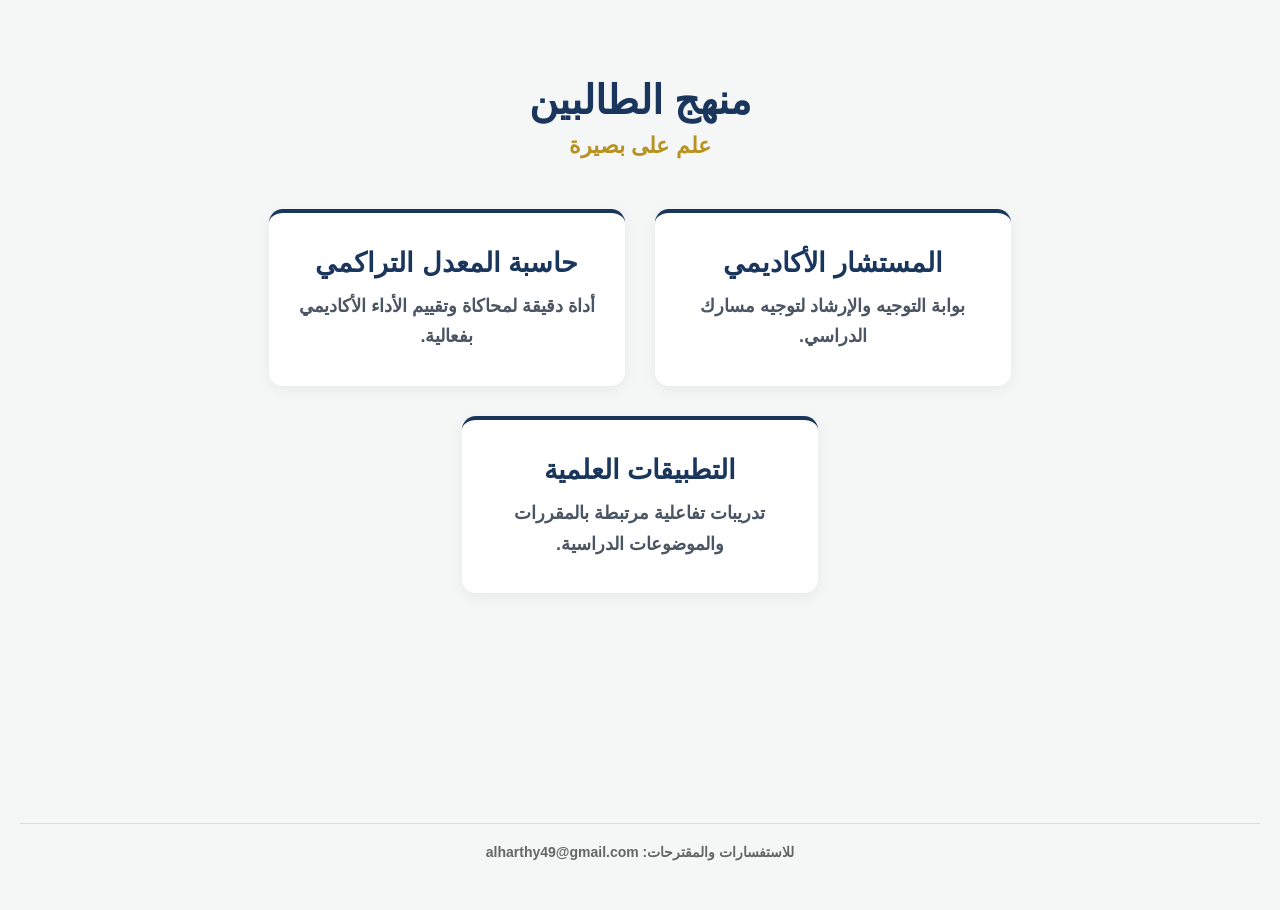
<file: index.html>
<!DOCTYPE html>
<html lang="ar" dir="rtl">
<head>
    <meta charset="UTF-8">
    <meta name="viewport" content="width=device-width, initial-scale=1.0">
    <title>منهج الطالبين | البوابة الأكاديمية</title>
    <style>
        body { font-family: 'Sakkal Majalla', 'Traditional Arabic', 'Noto Naskh Arabic', 'Segoe UI', Tahoma, Arial, sans-serif; font-weight: 700; background-color: #f4f7f6; margin: 0; padding: 50px 20px; text-align: center; display: flex; flex-direction: column; min-height: 90vh; }
        .content-wrapper { flex: 1; }
        .header { margin-bottom: 50px; }
        h1 { color: #1a365d; font-size: 40px; margin-bottom: 10px; font-weight: 800; }
        .subtitle { color: #b89221; font-size: 22px; font-weight: 800; margin-top: 0; }
        .container { display: flex; justify-content: center; gap: 30px; flex-wrap: wrap; max-width: 1100px; margin: auto; }
        .card { background: white; padding: 34px 28px; border-radius: 14px; box-shadow: 0 4px 14px rgba(15,23,42,0.06); width: 300px; text-decoration: none; color: #333; border-top: 4px solid #1a365d; transition: transform 0.14s ease, border-color 0.14s ease; }
        .card:hover { transform: translateY(-4px); border-top-color: #d4af37; }
        .card-title { font-size: 27px; color: #1a365d; margin-bottom: 12px; font-weight: 800; }
        .card-desc { font-size: 18px; color: #4b5563; line-height: 1.7; font-weight: 700; }
        footer { margin-top: 50px; font-size: 14px; color: #666; border-top: 1px solid #ddd; padding-top: 20px; }
        footer a { color: #1a365d; text-decoration: none; font-weight: bold; }
        footer a:hover { text-decoration: underline; }
    </style>
</head>
<body>
    <div class="content-wrapper">
        <div class="header">
            <h1>منهج الطالبين</h1>
            <p class="subtitle">علم على بصيرة</p>
        </div>
        <div class="container">
            <a href="advisor/index.html" class="card">
                <div class="card-title">المستشار الأكاديمي</div>
                <div class="card-desc">بوابة التوجيه والإرشاد لتوجيه مسارك الدراسي.</div>
            </a>
            <a href="gpa/index.html" class="card">
                <div class="card-title">حاسبة المعدل التراكمي</div>
                <div class="card-desc">أداة دقيقة لمحاكاة وتقييم الأداء الأكاديمي بفعالية.</div>
            </a>
            <a href="applications/index.html" class="card">
                <div class="card-title">التطبيقات العلمية</div>
                <div class="card-desc">تدريبات تفاعلية مرتبطة بالمقررات والموضوعات الدراسية.</div>
            </a>
        </div>
    </div>
    <footer>
        للاستفسارات والمقترحات: <span dir="ltr" style="unicode-bidi: embed; display: inline-block;">alharthy49@gmail.com</span>
    </footer>
</body>
</html>
</file>
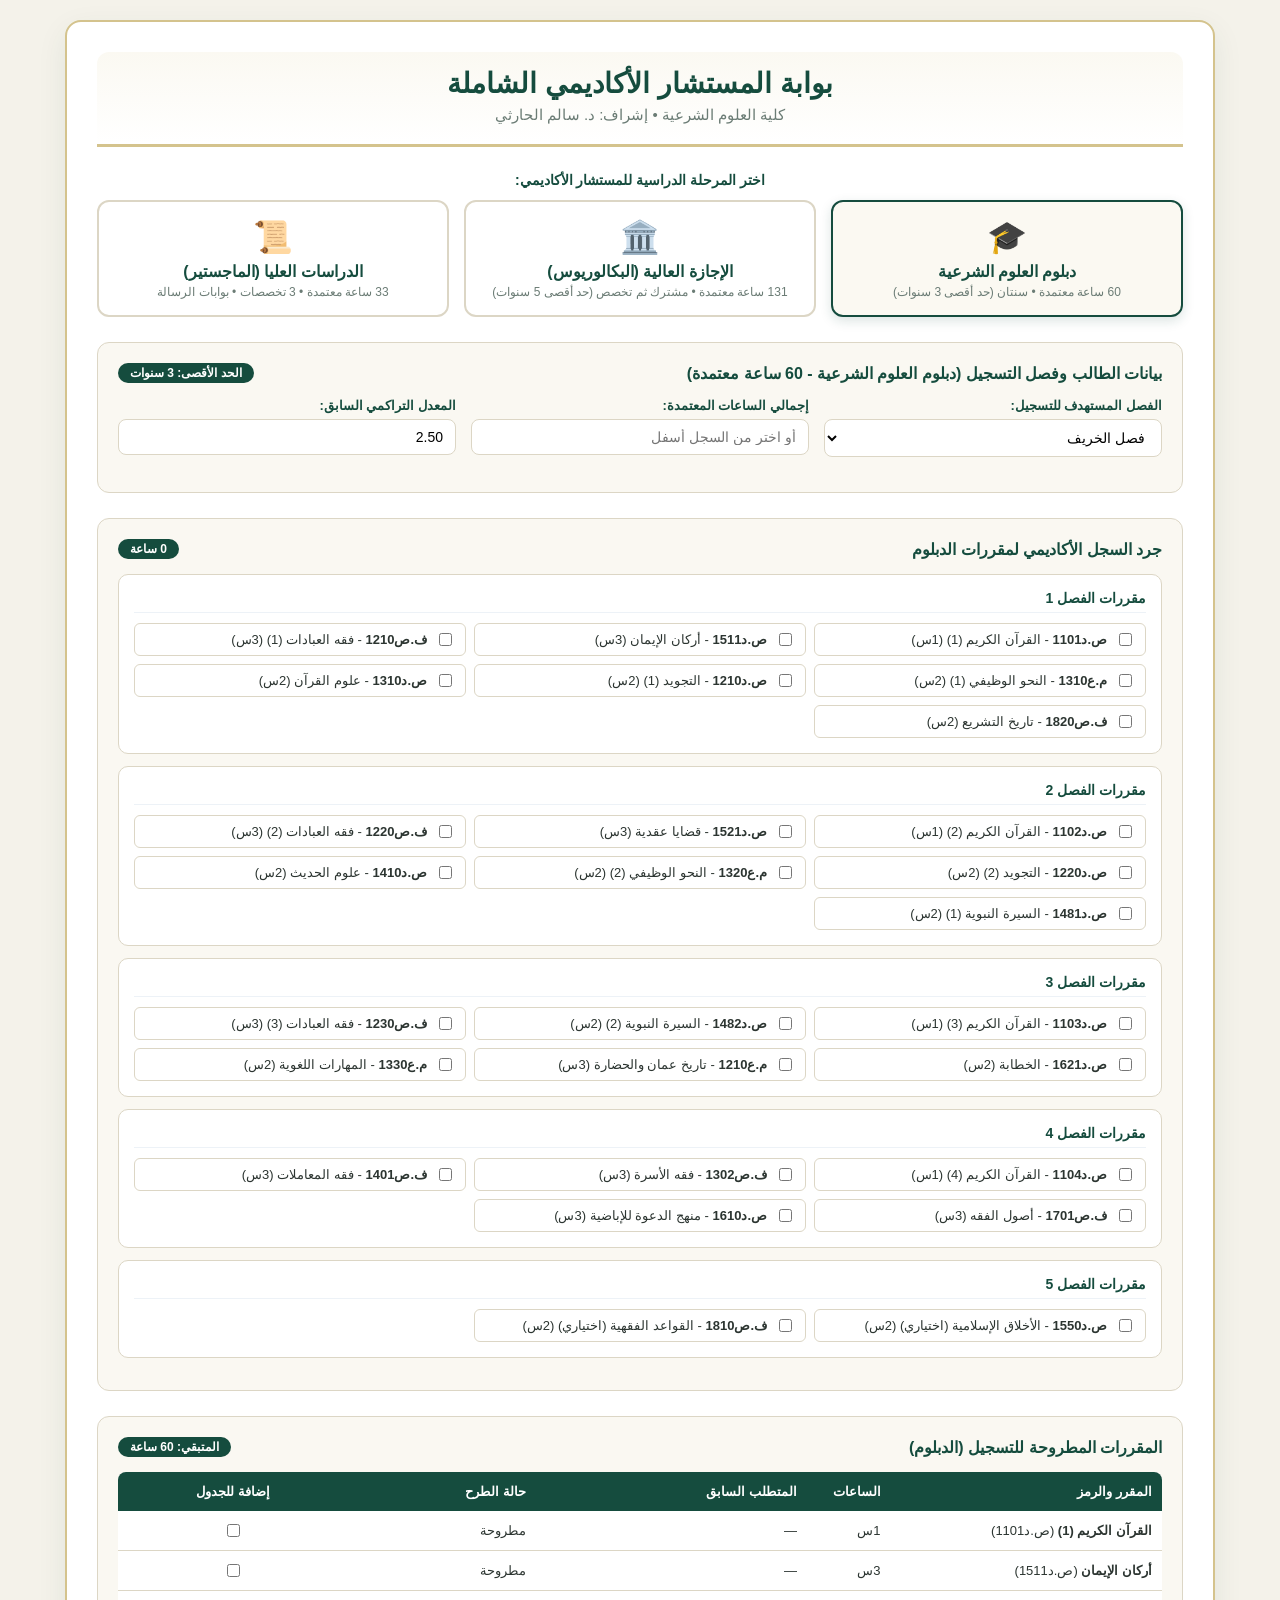
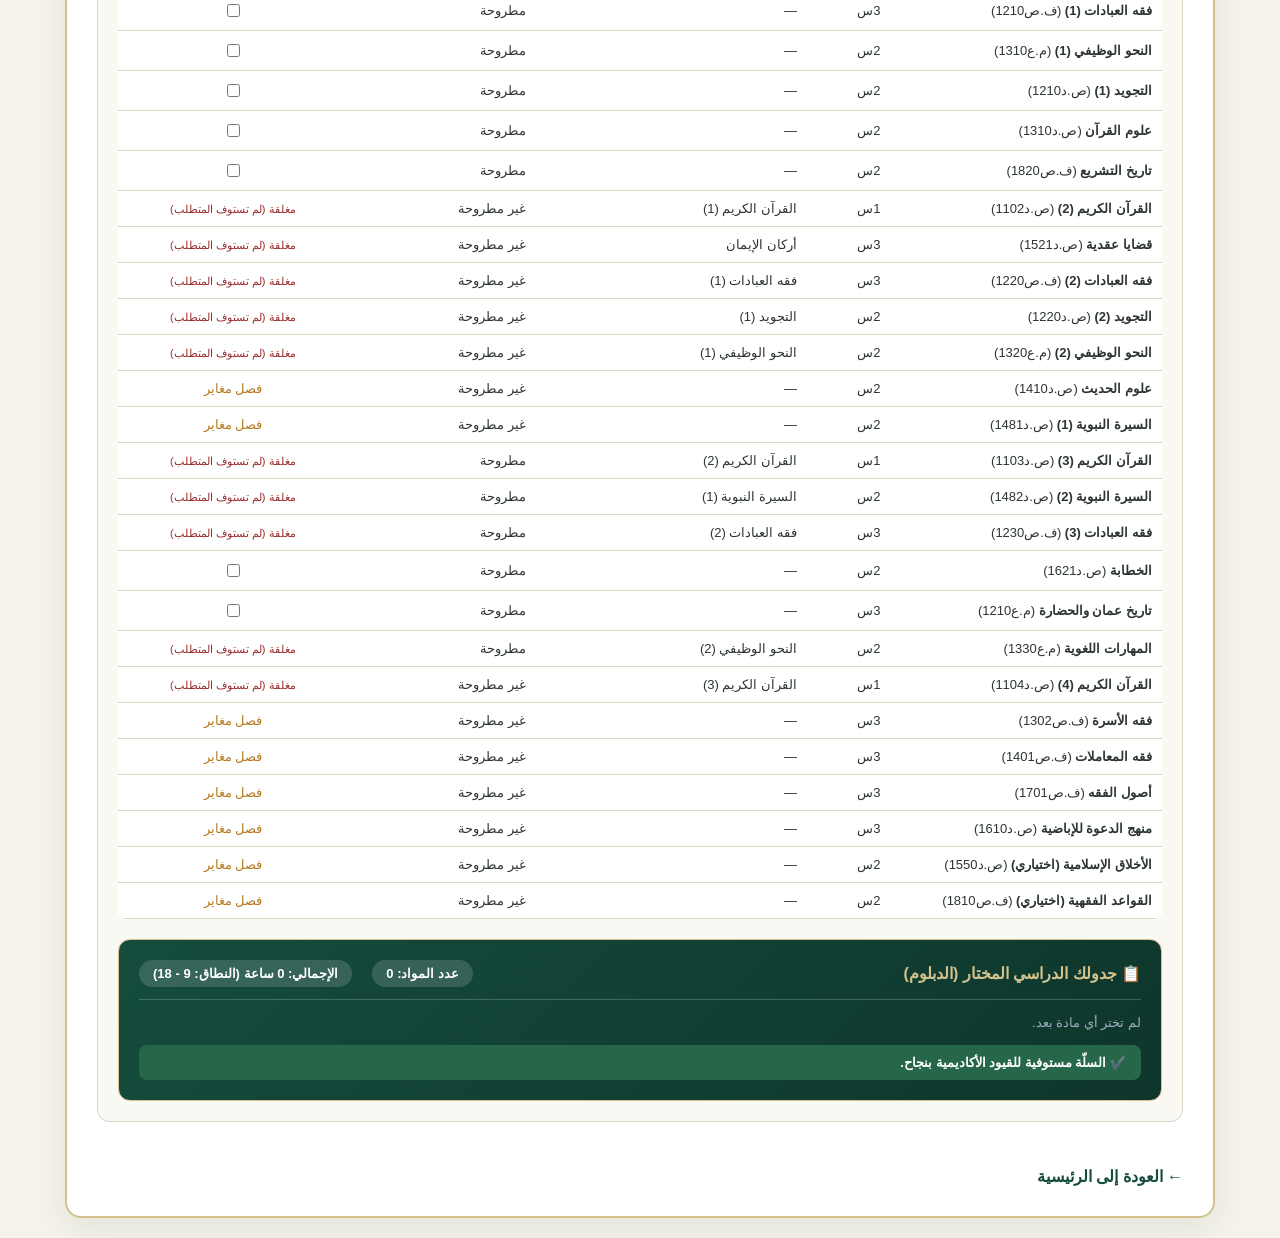
<file: advisor/index.html>
<!DOCTYPE html>
<html lang="ar" dir="rtl">
<head>
  <meta charset="UTF-8">
  <meta name="viewport" content="width=device-width, initial-scale=1.0">
  <title>بوابة المستشار الأكاديمي - د. سالم الحارثي</title>
  <style>
    :root {
      --primary: #154c3e;
      --primary-dark: #0e352b;
      --accent: #d4c38d;
      --accent-light: #fbf9f2;
      --bg: #f4f2ea;
      --card-bg: #ffffff;
      --border: #dcd6c5;
      --text: #2c3531;
      --text-muted: #6b7c75;
      --success: #276749;
      --success-bg: #c6f6d5;
      --warning: #b7791f;
      --warning-bg: #feebc8;
      --danger: #9b2c2c;
      --danger-bg: #fed7d7;
    }

    * { box-sizing: border-box; font-family: 'Segoe UI', Tahoma, Geneva, Verdana, sans-serif; }
    body { background-color: var(--bg); color: var(--text); margin: 0; padding: 20px; display: flex; justify-content: center; }
    .container { width: 100%; max-width: 1150px; background: var(--card-bg); border-radius: 16px; box-shadow: 0 10px 30px rgba(21,76,62,0.08); padding: 30px; border: 2px solid var(--accent); }

    .portal-header { text-align: center; border-bottom: 3px solid var(--accent); padding-bottom: 20px; margin-bottom: 25px; background: linear-gradient(to bottom, var(--accent-light), #fff); border-radius: 12px 12px 0 0; padding-top: 15px; }
    .portal-header h1 { color: var(--primary); margin: 0 0 6px 0; font-size: 28px; font-weight: 700; }
    .portal-header p { color: var(--text-muted); margin: 0; font-size: 15px; font-weight: 500; }

    .nav-title-bar { font-size: 14px; font-weight: bold; color: var(--primary); margin-bottom: 12px; text-align: center; }
    .program-nav { display: grid; grid-template-columns: repeat(3, 1fr); gap: 15px; margin-bottom: 25px; }
    .nav-card {
      border: 2px solid var(--border);
      border-radius: 12px;
      padding: 16px;
      text-align: center;
      cursor: pointer;
      background: #fff;
      transition: all 0.25s ease;
    }
    .nav-card:hover { border-color: var(--primary); transform: translateY(-2px); }
    .nav-card.active { border-color: var(--primary); background: var(--accent-light); box-shadow: 0 4px 12px rgba(21,76,62,0.15); }
    .nav-icon { font-size: 32px; margin-bottom: 6px; }
    .nav-title { font-size: 16px; font-weight: bold; color: var(--primary); }
    .nav-desc { font-size: 12px; color: var(--text-muted); margin-top: 4px; }

    .sub-nav-container {
      background: var(--accent-light);
      border: 2px dashed var(--accent);
      border-radius: 12px;
      padding: 16px;
      margin-bottom: 25px;
      display: none;
      animation: fadeIn 0.3s ease;
    }
    .sub-title-text { font-size: 13px; font-weight: bold; color: var(--primary); margin-bottom: 10px; text-align: center; }
    .sub-nav-grid { display: grid; grid-template-columns: repeat(3, 1fr); gap: 12px; }
    .sub-card {
      border: 1px solid var(--border);
      border-radius: 10px;
      padding: 12px;
      text-align: center;
      cursor: pointer;
      background: #fff;
      transition: all 0.2s;
    }
    .sub-card:hover { border-color: var(--primary); }
    .sub-card.active { border-color: var(--primary); background: var(--primary); color: #fff; font-weight: bold; border-width: 2px; }
    .sub-card.active .sub-card-title { color: #fff; }
    .sub-card-icon { font-size: 22px; margin-bottom: 4px; }
    .sub-card-title { font-size: 14px; color: var(--primary); }

    .view-panel { display: none; }
    .view-panel.active { display: block; animation: fadeIn 0.3s ease; }
    @keyframes fadeIn { from { opacity: 0; transform: translateY(6px); } to { opacity: 1; transform: translateY(0); } }

    .step-box { background: #faf8f2; border: 1px solid var(--border); border-radius: 12px; padding: 20px; margin-bottom: 25px; }
    .step-title { font-size: 16px; font-weight: bold; color: var(--primary); margin-bottom: 15px; display: flex; align-items: center; justify-content: space-between; }
    .step-badge { background: var(--primary); color: #fff; border-radius: 20px; padding: 3px 12px; font-size: 12px; }

    .grid-settings { display: grid; grid-template-columns: repeat(auto-fit, minmax(210px, 1fr)); gap: 15px; margin-bottom: 15px; }
    .form-group { display: flex; flex-direction: column; gap: 6px; }
    .form-group label { font-size: 13px; font-weight: bold; color: var(--primary); }
    .form-group input, .form-group select { padding: 9px 12px; border-radius: 8px; border: 1px solid var(--border); font-size: 14px; outline: none; background: #fff; }

    .help-text { font-size: 11px; color: var(--warning); font-weight: bold; margin-top: 2px; }

    .master-gates-grid { display: grid; grid-template-columns: repeat(auto-fit, minmax(240px, 1fr)); gap: 12px; margin-bottom: 15px; }
    .gate-box { padding: 12px 15px; border-radius: 8px; border: 1px solid var(--border); background: #fff; display: flex; flex-direction: column; gap: 4px; }
    .gate-title { font-size: 12px; font-weight: bold; color: var(--text-muted); }
    .gate-status { font-size: 14px; font-weight: bold; }

    .term-block { background: #fff; border: 1px solid var(--border); border-radius: 10px; padding: 15px; margin-bottom: 12px; }
    .term-block-header { font-size: 14px; font-weight: bold; color: var(--primary); margin-bottom: 10px; display: flex; justify-content: space-between; border-bottom: 1px solid #edf2f7; padding-bottom: 6px; }
    .term-badge-season { font-size: 11px; padding: 2px 8px; border-radius: 4px; font-weight: bold; }
    .season-fall { background: #feebc8; color: #7b341e; }
    .season-spring { background: #c6f6d5; color: #22543d; }

    .term-courses-grid { display: grid; grid-template-columns: repeat(auto-fill, minmax(280px, 1fr)); gap: 8px; }
    .inv-item { display: flex; align-items: center; gap: 8px; padding: 6px 10px; border-radius: 6px; background: #fff; border: 1px solid var(--border); font-size: 13px; }

    .table-responsive { width: 100%; border-collapse: collapse; margin-top: 10px; background: #fff; border-radius: 8px; overflow: hidden; }
    .table-responsive th { background: var(--primary); color: #fff; padding: 12px 10px; font-size: 13px; text-align: right; }
    .table-responsive td { padding: 10px; border-bottom: 1px solid var(--border); font-size: 13px; vertical-align: middle; }

    .schedule-basket {
      background: linear-gradient(135deg, var(--primary) 0%, var(--primary-dark) 100%);
      color: #fff;
      border-radius: 12px;
      padding: 20px;
      margin-top: 20px;
      border: 1px solid var(--accent);
    }
    .basket-header { display: flex; justify-content: space-between; align-items: center; border-bottom: 1px solid rgba(255,255,255,0.2); padding-bottom: 12px; margin-bottom: 15px; }
    .basket-title { font-size: 16px; font-weight: bold; color: var(--accent); }
    .basket-stats { display: flex; gap: 20px; }
    .stat-pill { background: rgba(255,255,255,0.15); padding: 6px 14px; border-radius: 20px; font-size: 13px; font-weight: bold; }
    .basket-items-list { display: flex; flex-wrap: wrap; gap: 8px; margin-bottom: 15px; }
    .basket-chip { background: #fff; color: var(--primary); padding: 6px 12px; border-radius: 8px; font-size: 12px; font-weight: bold; display: flex; align-items: center; gap: 8px; }
    .chip-remove { cursor: pointer; color: var(--danger); font-size: 14px; font-weight: bold; }

    .basket-verdict { padding: 10px 15px; border-radius: 8px; font-size: 13px; font-weight: bold; }
    .verdict-ok { background: var(--success); color: #fff; }
    .verdict-low { background: var(--warning); color: #fff; }
    .verdict-high { background: var(--danger); color: #fff; }

    .alert-banner { padding: 14px 18px; border-radius: 10px; margin-bottom: 20px; font-size: 14px; line-height: 1.6; }
    .alert-danger { background: var(--danger-bg); color: var(--danger); border: 1px solid #feb2b2; }
    .alert-warning { background: var(--warning-bg); color: var(--warning); border: 1px solid #fbd38d; }
    .alert-success { background: var(--success-bg); color: var(--success); border: 1px solid #9ae6b4; }

    @media (max-width: 768px) {
      .program-nav { grid-template-columns: 1fr; }
      .sub-nav-grid { grid-template-columns: 1fr; }
    }
  </style>
</head>
<body>

<div class="container">
  <div class="portal-header">
    <h1>بوابة المستشار الأكاديمي الشاملة</h1>
    <p>كلية العلوم الشرعية • إشراف: د. سالم الحارثي</p>
  </div>

  <div class="nav-title-bar">اختر المرحلة الدراسية للمستشار الأكاديمي:</div>
  <div class="program-nav">
    <div class="nav-card active" id="nav-dip" onclick="selectMainProgram('dip')">
      <div class="nav-icon">🎓</div>
      <div class="nav-title">دبلوم العلوم الشرعية</div>
      <div class="nav-desc">60 ساعة معتمدة • سنتان (حد أقصى 3 سنوات)</div>
    </div>
    <div class="nav-card" id="nav-ba" onclick="selectMainProgram('ba')">
      <div class="nav-icon">🏛️</div>
      <div class="nav-title">الإجازة العالية (البكالوريوس)</div>
      <div class="nav-desc">131 ساعة معتمدة • مشترك ثم تخصص (حد أقصى 5 سنوات)</div>
    </div>
    <div class="nav-card" id="nav-ma" onclick="selectMainProgram('ma')">
      <div class="nav-icon">📜</div>
      <div class="nav-title">الدراسات العليا (الماجستير)</div>
      <div class="nav-desc">33 ساعة معتمدة • 3 تخصصات • بوابات الرسالة</div>
    </div>
  </div>

  <!-- تفرع البكالوريوس -->
  <div class="sub-nav-container" id="ba-sub-nav-container">
    <div class="sub-title-text">اختر مسار البكالوريوس:</div>
    <div class="sub-nav-grid">
      <div class="sub-card active" id="sub-ba-common" onclick="selectBASubTrack('common')">
        <div class="sub-card-icon">📖</div>
        <div class="sub-card-title">المرحلة المشتركة (فصول 1-4)</div>
        <div style="font-size:11px; opacity:0.8; margin-top:2px;">66 ساعة معتمدة</div>
      </div>
      <div class="sub-card" id="sub-ba-fiqh" onclick="selectBASubTrack('fiqh')">
        <div class="sub-card-icon">⚖️</div>
        <div class="sub-card-title">تخصص الفقه وأصوله (فصول 5-8)</div>
        <div style="font-size:11px; opacity:0.8; margin-top:2px;">يتطلب اجتياز كامل الـ 66 ساعة</div>
      </div>
      <div class="sub-card" id="sub-ba-osool" onclick="selectBASubTrack('osool')">
        <div class="sub-card-icon">🕌</div>
        <div class="sub-card-title">تخصص أصول الدين (فصول 5-8)</div>
        <div style="font-size:11px; opacity:0.8; margin-top:2px;">يتطلب اجتياز كامل الـ 66 ساعة</div>
      </div>
    </div>
  </div>

  <!-- تفرع الماجستير -->
  <div class="sub-nav-container" id="ma-sub-nav-container">
    <div class="sub-title-text">حدد برنامج الماجستير التخصصي المعتمد:</div>
    <div class="sub-nav-grid">
      <div class="sub-card active" id="sub-ma-fiqh" onclick="selectMATrack('fiqh')">
        <div class="sub-card-icon">⚖️</div>
        <div class="sub-card-title">ماجستير الفقه وأصوله</div>
      </div>
      <div class="sub-card" id="sub-ma-econ" onclick="selectMATrack('econ')">
        <div class="sub-card-icon">📈</div>
        <div class="sub-card-title">ماجستير الاقتصاد الإسلامي</div>
      </div>
      <div class="sub-card" id="sub-ma-osool" onclick="selectMATrack('osool')">
        <div class="sub-card-icon">🕌</div>
        <div class="sub-card-title">ماجستير أصول الدين</div>
      </div>
    </div>
  </div>

  <!-- ==================== قسم الدبلوم ==================== -->
  <div class="view-panel active" id="panel-dip">
    <div class="step-box">
      <div class="step-title">
        <span>بيانات الطالب وفصل التسجيل (دبلوم العلوم الشرعية - 60 ساعة معتمدة)</span>
        <span class="step-badge">الحد الأقصى: 3 سنوات</span>
      </div>
      <div class="grid-settings">
        <div class="form-group">
          <label>الفصل المستهدف للتسجيل:</label>
          <select id="dip-season" onchange="runDipAudit()">
            <option value="fall">فصل الخريف</option>
            <option value="spring">فصل الربيع</option>
            <option value="summer">فصل صيفي</option>
          </select>
        </div>
        <div class="form-group">
          <label>إجمالي الساعات المعتمدة:</label>
          <input type="number" id="dip-passed-hours" min="0" max="60" placeholder="أو اختر من السجل أسفل" oninput="onDipPassedHoursInput(this.value)">
        </div>
        <div class="form-group">
          <label>المعدل التراكمي السابق:</label>
          <input type="number" id="dip-gpa" step="0.01" min="0" max="4" value="2.50" oninput="runDipAudit()">
          <div class="help-text" id="dip-probation-warning" style="display:none; color:var(--danger);">⚠️ تحت الملاحظة (أقل من 2.00: النطاق 6 إلى 12 ساعة).</div>
        </div>
      </div>
    </div>

    <div class="step-box">
      <div class="step-title">
        <span>جرد السجل الأكاديمي لمقررات الدبلوم</span>
        <span class="step-badge" id="dip-passed-badge">0 ساعة معتمدة</span>
      </div>
      <div id="dip-inventory-container"></div>
    </div>

    <div class="step-box">
      <div class="step-title">
        <span>المقررات المطروحة للتسجيل (الدبلوم)</span>
        <span class="step-badge" id="dip-remaining-badge">المتبقي: 60 ساعة معتمدة</span>
      </div>
      <div id="dip-alerts"></div>
      <table class="table-responsive">
        <thead>
          <tr>
            <th style="width: 26%;">المقرر والرمز</th>
            <th style="width: 8%;">الساعات</th>
            <th style="width: 26%;">المتطلب السابق</th>
            <th style="width: 18%;">حالة الطرح</th>
            <th style="width: 22%; text-align: center;">إضافة للجدول</th>
          </tr>
        </thead>
        <tbody id="dip-table-body"></tbody>
      </table>

      <div class="schedule-basket">
        <div class="basket-header">
          <div class="basket-title">📋 جدولك الدراسي المختار (الدبلوم)</div>
          <div class="basket-stats">
            <div class="stat-pill">عدد المواد: <span id="dip-basket-count">0</span></div>
            <div class="stat-pill">الإجمالي: <span id="dip-basket-hours">0</span> ساعة (<span id="dip-limits-text">النطاق: 9 - 18</span>)</div>
          </div>
        </div>
        <div class="basket-items-list" id="dip-basket-items"><span style="font-size:13px; color:#a0aec0;">لم تختر أي مادة بعد.</span></div>
        <div class="basket-verdict" id="dip-basket-verdict">يرجى اختيار المقررات.</div>
      </div>
    </div>
  </div>

  <!-- ==================== قسم البكالوريوس ==================== -->
  <div class="view-panel" id="panel-ba">
    <div class="step-box">
      <div class="step-title">
        <span id="ba-panel-heading">1. بيانات الطالب وفصل التسجيل - المرحلة المشتركة (66 ساعة)</span>
        <span class="step-badge">الحد الأقصى: 5 سنوات</span>
      </div>
      <div class="grid-settings">
        <div class="form-group">
          <label>الفصل المستهدف للتسجيل:</label>
          <select id="ba-season" onchange="runBAAudit()">
            <option value="fall">فصل الخريف</option>
            <option value="spring">فصل الربيع</option>
            <option value="summer">فصل صيفي</option>
          </select>
        </div>
        <div class="form-group">
          <label>إجمالي الساعات المعتمدة:</label>
          <input type="number" id="ba-passed-hours" min="0" max="131" placeholder="أو اختر من السجل أسفل" oninput="onBAPassedHoursInput(this.value)">
        </div>
        <div class="form-group">
          <label>المعدل التراكمي السابق:</label>
          <input type="number" id="ba-gpa" step="0.01" min="0" max="4" value="2.80" oninput="runBAAudit()">
          <div class="help-text" id="ba-probation-warning" style="display:none; color:var(--danger);">⚠️ تحت الملاحظة (أقل من 2.00: النطاق 6 إلى 12 ساعة).</div>
        </div>
      </div>
    </div>

    <div class="step-box">
      <div class="step-title">
        <span id="ba-inv-heading">2. جرد السجل الأكاديمي (البكالوريوس)</span>
        <span class="step-badge" id="ba-passed-badge">0 ساعة معتمدة</span>
      </div>
      <div id="ba-inventory-container"></div>
    </div>

    <div class="step-box">
      <div class="step-title">
        <span>3. المقررات المطروحة للتسجيل وفحص بوابة التخصص</span>
        <span class="step-badge" id="ba-remaining-badge">المتبقي: 131 ساعة</span>
      </div>
      <div id="ba-alerts"></div>
      <table class="table-responsive">
        <thead>
          <tr>
            <th style="width: 28%;">المقرر والرمز</th>
            <th style="width: 8%;">الساعات</th>
            <th style="width: 26%;">المتطلب السابق</th>
            <th style="width: 18%;">حالة الطرح</th>
            <th style="width: 20%; text-align: center;">إضافة للجدول</th>
          </tr>
        </thead>
        <tbody id="ba-table-body"></tbody>
      </table>

      <div class="schedule-basket">
        <div class="basket-header">
          <div class="basket-title">📋 جدولك الدراسي المختار (البكالوريوس)</div>
          <div class="basket-stats">
            <div class="stat-pill">عدد المواد: <span id="ba-basket-count">0</span></div>
            <div class="stat-pill">الإجمالي: <span id="ba-basket-hours">0</span> ساعة (<span id="ba-limits-text">النطاق: 9 - 18</span>)</div>
          </div>
        </div>
        <div class="basket-items-list" id="ba-basket-items"><span style="font-size:13px; color:#a0aec0;">لم تختر أي مادة بعد.</span></div>
        <div class="basket-verdict" id="ba-basket-verdict">يرجى اختيار المقررات.</div>
      </div>
    </div>
  </div>

  <!-- ==================== قسم الماجستير ==================== -->
  <div class="view-panel" id="panel-ma">
    <div class="step-box">
      <div class="step-title">
        <span>بيانات طالب الماجستير (دراسات عليا - 33 ساعة كليّة)</span>
        <span class="step-badge" id="ma-limit-badge">الحد الأقصى: 7 فصول</span>
      </div>
      <div class="grid-settings">
        <div class="form-group">
          <label>نوع التفرغ الدراسي:</label>
          <select id="ma-enrollment-type" onchange="onMAEnrollmentChange()">
            <option value="full">تفرغ كلي (3 - 12 ساعة) • 4 فصول نظامية</option>
            <option value="part">تفرغ جزئي (3 - 6 ساعات) • 6 فصول نظامية</option>
          </select>
        </div>
        <div class="form-group">
          <label>الفصل المستهدف للتسجيل:</label>
          <select id="ma-season" onchange="runMAAudit()">
            <option value="fall">فصل الخريف</option>
            <option value="spring">فصل الربيع</option>
          </select>
        </div>
        <div class="form-group">
          <label>إجمالي الساعات المنجزة:</label>
          <input type="number" id="ma-passed-hours" min="0" max="24" placeholder="أو حدد من الأسفل" oninput="onMAPassedHoursInput(this.value)">
        </div>
        <div class="form-group">
          <label>المعدل التراكمي السابق:</label>
          <input type="number" id="ma-gpa" step="0.01" min="0" max="4" value="3.50" oninput="runMAAudit()">
          <div class="help-text" id="ma-probation-warning" style="display:none; color:var(--danger);">⚠️ تحت الملاحظة (أقل من 3.00 - بلا قيود ساعات).</div>
        </div>
      </div>

      <div class="master-gates-grid">
        <div class="gate-box">
          <span class="gate-title">بوابة تسجيل الرسالة (شرط: إنهاء 12 ساعة):</span>
          <span class="gate-status" id="gate-thesis-status">غير مؤهل</span>
        </div>
        <div class="gate-box">
          <span class="gate-title">بوابة مناقشة الرسالة والتخرج (24س + معدل $\ge$ 3.00):</span>
          <span class="gate-status" id="gate-defense-status">غير مؤهل</span>
        </div>
      </div>
    </div>

    <div class="step-box">
      <div class="step-title">
        <span>جرد السجل الأكاديمي لمقررات الماجستير (24 ساعة)</span>
        <span class="step-badge" id="ma-passed-badge">0 ساعة معتمدة</span>
      </div>
      <div id="ma-inventory-container"></div>
    </div>

    <div class="step-box">
      <div class="step-title">
        <span>المقررات المطروحة للماجستير</span>
        <span class="step-badge" id="ma-remaining-badge">المتبقي: 24 ساعة</span>
      </div>
      <div id="ma-alerts"></div>
      <table class="table-responsive">
        <thead>
          <tr>
            <th>المقرر والرمز</th>
            <th>الساعات</th>
            <th>طبيعة المقرر</th>
            <th>حالة الطرح</th>
            <th style="text-align: center;">إضافة للجدول</th>
          </tr>
        </thead>
        <tbody id="ma-table-body"></tbody>
      </table>

      <div class="schedule-basket">
        <div class="basket-header">
          <div class="basket-title">📋 جدول الماجستير المختار</div>
          <div class="basket-stats">
            <div class="stat-pill">إجمالي الساعات: <span id="ma-basket-hours">0</span> ساعة (بدون سقف صارم)</div>
          </div>
        </div>
        <div class="basket-items-list" id="ma-basket-items"><span style="font-size:13px; color:#a0aec0;">لم تختر أي مادة بعد.</span></div>
        <div class="basket-verdict" id="ma-basket-verdict">يرجى اختيار المقررات.</div>
      </div>
    </div>
  </div>

  <a href="../index.html" style="display:inline-block; margin-top:20px; color:var(--primary); font-weight:bold; text-decoration:none;">← العودة إلى الرئيسية</a>
</div>

<script>
  // ==================== خطة البكالوريوس الشاملة (المشترك + التخصصات) ====================
  const BA_PLAN = [
    // المرحلة المشتركة (فصول 1 إلى 4 - 66 ساعة)
    { id: 'b1', phase: 'common', termNum: 1, code: 'ص.د3101', name: 'القرآن الكريم (1)', hours: 1, prereq: null, season: 'fall', major: 'common' },
    { id: 'b2', phase: 'common', termNum: 1, code: 'ص.د3210', name: 'التجويد (1)', hours: 2, prereq: null, season: 'fall', major: 'common' },
    { id: 'b3', phase: 'common', termNum: 1, code: 'ص.د3510', name: 'العقيدة (1)', hours: 3, prereq: null, season: 'fall', major: 'common' },
    { id: 'b4', phase: 'common', termNum: 1, code: 'ف.ص3210', name: 'فقه العبادات (1)', hours: 3, prereq: null, season: 'fall', major: 'common' },
    { id: 'b5', phase: 'common', termNum: 1, code: 'ف.ص3820', name: 'تاريخ التشريع الإسلامي', hours: 2, prereq: null, season: 'fall', major: 'common' },
    { id: 'b6', phase: 'common', termNum: 1, code: 'م.ع3310', name: 'النحو (1)', hours: 3, prereq: null, season: 'fall', major: 'common' },
    { id: 'b7', phase: 'common', termNum: 1, code: 'م.ع3410', name: 'اللغة الإنجليزية (1)', hours: 2, prereq: null, season: 'fall', major: 'common' },

    { id: 'b8', phase: 'common', termNum: 2, code: 'ص.د3102', name: 'القرآن الكريم (2)', hours: 1, prereq: 'b1', season: 'spring', major: 'common' },
    { id: 'b9', phase: 'common', termNum: 2, code: 'ص.د3220', name: 'التجويد (2)', hours: 2, prereq: 'b2', season: 'spring', major: 'common' },
    { id: 'b10', phase: 'common', termNum: 2, code: 'ص.د3520', name: 'العقيدة (2)', hours: 3, prereq: 'b3', season: 'spring', major: 'common' },
    { id: 'b11', phase: 'common', termNum: 2, code: 'ف.ص3220', name: 'فقه العبادات (2)', hours: 3, prereq: 'b4', season: 'spring', major: 'common' },
    { id: 'b12', phase: 'common', termNum: 2, code: 'م.ع3110', name: 'مناهج البحث العلمي', hours: 3, prereq: null, season: 'spring', major: 'common' },
    { id: 'b13', phase: 'common', termNum: 2, code: 'م.ع3320', name: 'النحو (2)', hours: 3, prereq: 'b6', season: 'spring', major: 'common' },
    { id: 'b14', phase: 'common', termNum: 2, code: 'م.ع3420', name: 'اللغة الإنجليزية (2)', hours: 2, prereq: 'b7', season: 'spring', major: 'common' },

    { id: 'b15', phase: 'common', termNum: 3, code: 'ص.د3103', name: 'القرآن الكريم (3)', hours: 1, prereq: 'b8', season: 'fall', major: 'common' },
    { id: 'b16', phase: 'common', termNum: 3, code: 'ص.د3310', name: 'علوم القرآن', hours: 2, prereq: null, season: 'fall', major: 'common' },
    { id: 'b17', phase: 'common', termNum: 3, code: 'ص.د3530', name: 'العقيدة (3)', hours: 3, prereq: 'b10', season: 'fall', major: 'common' },
    { id: 'b18', phase: 'common', termNum: 3, code: 'ف.ص3230', name: 'فقه العبادات (3)', hours: 3, prereq: 'b11', season: 'fall', major: 'common' },
    { id: 'b19', phase: 'common', termNum: 3, code: 'م.ع3330', name: 'النحو (3)', hours: 3, prereq: 'b13', season: 'fall', major: 'common' },
    { id: 'b20', phase: 'common', termNum: 3, code: 'ص.د3410', name: 'علوم الحديث', hours: 2, prereq: null, season: 'fall', major: 'common' },
    { id: 'b_el_c1', phase: 'common', termNum: 3, code: 'اخ.كلية1', name: 'اختياري كلية (1)', hours: 2, prereq: null, season: 'fall', major: 'common', isElective: true },

    { id: 'b21', phase: 'common', termNum: 4, code: 'ص.د3104', name: 'القرآن الكريم (4)', hours: 1, prereq: 'b15', season: 'spring', major: 'common' },
    { id: 'b22', phase: 'common', termNum: 4, code: 'ف.ص3810', name: 'القواعد الفقهية', hours: 2, prereq: null, season: 'spring', major: 'common' },
    { id: 'b23', phase: 'common', termNum: 4, code: 'ف.ص3830', name: 'القضايا الفقهية المعاصرة', hours: 2, prereq: null, season: 'spring', major: 'common' },
    { id: 'b24', phase: 'common', termNum: 4, code: 'م.ع3360', name: 'الصرف', hours: 2, prereq: null, season: 'spring', major: 'common' },
    { id: 'b25', phase: 'common', termNum: 4, code: 'م.ع3370', name: 'البلاغة', hours: 2, prereq: null, season: 'spring', major: 'common' },
    { id: 'b26', phase: 'common', termNum: 4, code: 'م.ع3510', name: 'ريادة الأعمال', hours: 3, prereq: null, season: 'spring', major: 'common' },
    { id: 'b27', phase: 'common', termNum: 4, code: 'م.ع3210', name: 'تاريخ عمان والحضارة الإسلامية', hours: 3, prereq: null, season: 'spring', major: 'common' },
    { id: 'b_el_c2', phase: 'common', termNum: 4, code: 'اخ.كلية2', name: 'اختياري كلية (2)', hours: 2, prereq: null, season: 'spring', major: 'common', isElective: true },

    // تخصص الفقه وأصوله (فصول 5 إلى 8)
    { id: 'bf_28', phase: 'spec', termNum: 5, code: 'ص.د3105', name: 'القرآن الكريم (5)', hours: 1, prereq: 'b21', season: 'fall', major: 'fiqh' },
    { id: 'bf_29', phase: 'spec', termNum: 5, code: 'ف.ص3710', name: 'أصول الفقه (1)', hours: 3, prereq: null, season: 'fall', major: 'fiqh' },
    { id: 'bf_30', phase: 'spec', termNum: 5, code: 'ف.ص3310', name: 'فقه الأسرة (1)', hours: 3, prereq: null, season: 'fall', major: 'fiqh' },
    { id: 'bf_31', phase: 'spec', termNum: 5, code: 'ف.ص3410', name: 'فقه المعاملات (1)', hours: 3, prereq: null, season: 'fall', major: 'fiqh' },
    { id: 'bf_32', phase: 'spec', termNum: 5, code: 'ف.ص3910', name: 'مدخل العلوم القانونية', hours: 2, prereq: null, season: 'fall', major: 'fiqh' },
    { id: 'bf_33', phase: 'spec', termNum: 5, code: 'ف.ص3510', name: 'الفقه الجنائي', hours: 3, prereq: null, season: 'fall', major: 'fiqh' },
    { id: 'bf_34', phase: 'spec', termNum: 5, code: 'م.ع3380', name: 'التطبيقات اللغوية', hours: 2, prereq: 'b19', season: 'fall', major: 'fiqh' },

    { id: 'bf_35', phase: 'spec', termNum: 6, code: 'ص.د3106', name: 'القرآن الكريم (6)', hours: 1, prereq: 'bf_28', season: 'spring', major: 'fiqh' },
    { id: 'bf_36', phase: 'spec', termNum: 6, code: 'ف.ص3720', name: 'أصول الفقه (2)', hours: 3, prereq: 'bf_29', season: 'spring', major: 'fiqh' },
    { id: 'bf_37', phase: 'spec', termNum: 6, code: 'ف.ص3320', name: 'فقه الأسرة (2)', hours: 3, prereq: 'bf_30', season: 'spring', major: 'fiqh' },
    { id: 'bf_38', phase: 'spec', termNum: 6, code: 'ف.ص3420', name: 'فقه المعاملات (2)', hours: 3, prereq: 'bf_31', season: 'spring', major: 'fiqh' },
    { id: 'bf_39', phase: 'spec', termNum: 6, code: 'ف.ص3940', name: 'قانون الإجراءات المدنية', hours: 2, prereq: 'bf_32', season: 'spring', major: 'fiqh' },
    { id: 'bf_40', phase: 'spec', termNum: 6, code: 'ف.ص3610', name: 'الميراث', hours: 2, prereq: null, season: 'spring', major: 'fiqh' },
    { id: 'b_el_f1', phase: 'spec', termNum: 6, code: 'اخ.فقه1', name: 'اختياري تخصص فقه (1)', hours: 2, prereq: null, season: 'spring', major: 'fiqh', isElective: true },

    { id: 'bf_41', phase: 'spec', termNum: 7, code: 'ص.د3107', name: 'القرآن الكريم (7)', hours: 1, prereq: 'bf_35', season: 'fall', major: 'fiqh' },
    { id: 'bf_42', phase: 'spec', termNum: 7, code: 'ف.ص3430', name: 'فقه المعاملات (3)', hours: 3, prereq: 'bf_38', season: 'fall', major: 'fiqh' },
    { id: 'bf_43', phase: 'spec', termNum: 7, code: 'ف.ص3520', name: 'التوثيق الكتابي', hours: 3, prereq: 'bf_31', season: 'fall', major: 'fiqh' },
    { id: 'bf_44', phase: 'spec', termNum: 7, code: 'ف.ص3931', name: 'قانون العمل', hours: 2, prereq: 'bf_32', season: 'fall', major: 'fiqh' },
    { id: 'bf_45', phase: 'spec', termNum: 7, code: 'ف.ص3730', name: 'أصول الفقه (3)', hours: 3, prereq: 'bf_36', season: 'fall', major: 'fiqh' },
    { id: 'bf_46', phase: 'spec', termNum: 7, code: 'ص.د3486', name: 'فقه السيرة', hours: 2, prereq: null, season: 'fall', major: 'fiqh' },
    { id: 'b_el_f2', phase: 'spec', termNum: 7, code: 'اخ.فقه2', name: 'اختياري تخصص فقه (2)', hours: 2, prereq: null, season: 'fall', major: 'fiqh', isElective: true },

    { id: 'bf_47', phase: 'spec', termNum: 8, code: 'ص.د3108', name: 'القرآن الكريم (8)', hours: 1, prereq: 'bf_41', season: 'spring', major: 'fiqh' },
    { id: 'bf_48', phase: 'spec', termNum: 8, code: 'ص.د3466', name: 'أحاديث الأحكام المعاملات', hours: 2, prereq: null, season: 'spring', major: 'fiqh' },
    { id: 'bf_49', phase: 'spec', termNum: 8, code: 'ص.د3365', name: 'آيات الأحكام', hours: 2, prereq: null, season: 'spring', major: 'fiqh' },
    { id: 'bf_50', phase: 'spec', termNum: 8, code: 'ف.ص3530', name: 'النظام القضائي', hours: 1, prereq: null, season: 'spring', major: 'fiqh' },
    { id: 'bf_51', phase: 'spec', termNum: 8, code: 'ف.ص3760', name: 'مقاصد الشريعة', hours: 2, prereq: 'bf_29', season: 'spring', major: 'fiqh' },
    { id: 'bf_52', phase: 'spec', termNum: 8, code: 'ف.ص3620', name: 'الوصية والوقف', hours: 2, prereq: null, season: 'spring', major: 'fiqh' },
    { id: 'bf_53', phase: 'spec', termNum: 8, code: 'ص.د3426', name: 'التخريج وعلم الرجال', hours: 1, prereq: 'b20', season: 'spring', major: 'fiqh' },
    { id: 'bf_54', phase: 'spec', termNum: 8, code: 'ف.ص3190', name: 'بحث التخرج', hours: 3, prereq: null, season: 'spring', major: 'fiqh' },
    { id: 'b_el_f3', phase: 'spec', termNum: 8, code: 'اخ.فقه3', name: 'اختياري تخصص فقه (3)', hours: 2, prereq: null, season: 'spring', major: 'fiqh', isElective: true },

    // تخصص أصول الدين (فصول 5 إلى 8)
    { id: 'bo_28', phase: 'spec', termNum: 5, code: 'ص.د3105', name: 'القرآن الكريم (5)', hours: 1, prereq: 'b21', season: 'fall', major: 'osool' },
    { id: 'bo_29', phase: 'spec', termNum: 5, code: 'ص.د3320', name: 'مدارس التفسير', hours: 2, prereq: null, season: 'fall', major: 'osool' },
    { id: 'bo_30', phase: 'spec', termNum: 5, code: 'ص.د3421', name: 'التخريج (1)', hours: 2, prereq: 'b20', season: 'fall', major: 'osool' },
    { id: 'bo_31', phase: 'spec', termNum: 5, code: 'ص.د3610', name: 'منهج الدعوة للإباضية', hours: 3, prereq: null, season: 'fall', major: 'osool' },
    { id: 'bo_32', phase: 'spec', termNum: 5, code: 'ص.د3660', name: 'الدعوة والإعلام', hours: 2, prereq: null, season: 'fall', major: 'osool' },
    { id: 'bo_33', phase: 'spec', termNum: 5, code: 'ف.ص3301', name: 'فقه الأسرة', hours: 3, prereq: null, season: 'fall', major: 'osool' },
    { id: 'bo_34', phase: 'spec', termNum: 5, code: 'م.ع3380', name: 'التطبيقات اللغوية', hours: 2, prereq: 'b19', season: 'fall', major: 'osool' },

    { id: 'bo_35', phase: 'spec', termNum: 6, code: 'ص.د3106', name: 'القرآن الكريم (6)', hours: 1, prereq: 'bo_28', season: 'spring', major: 'osool' },
    { id: 'bo_36', phase: 'spec', termNum: 6, code: 'ص.د3350', name: 'التفسير التحليلي', hours: 2, prereq: null, season: 'spring', major: 'osool' },
    { id: 'bo_37', phase: 'spec', termNum: 6, code: 'ص.د3422', name: 'التخريج (2)', hours: 2, prereq: 'bo_30', season: 'spring', major: 'osool' },
    { id: 'bo_38', phase: 'spec', termNum: 6, code: 'ص.د3481', name: 'السيرة النبوية (1)', hours: 2, prereq: null, season: 'spring', major: 'osool' },
    { id: 'bo_39', phase: 'spec', termNum: 6, code: 'ص.د3461', name: 'أحاديث الأحكام', hours: 2, prereq: null, season: 'spring', major: 'osool' },
    { id: 'bo_40', phase: 'spec', termNum: 6, code: 'ف.ص3401', name: 'فقه المعاملات', hours: 3, prereq: null, season: 'spring', major: 'osool' },
    { id: 'bo_41', phase: 'spec', termNum: 6, code: 'ص.د3620', name: 'المهارات الخطابية', hours: 3, prereq: null, season: 'spring', major: 'osool' },
    { id: 'b_el_o1', phase: 'spec', termNum: 6, code: 'اخ.أصول1', name: 'اختياري تخصص أصول (1)', hours: 2, prereq: null, season: 'spring', major: 'osool', isElective: true },

    { id: 'bo_42', phase: 'spec', termNum: 7, code: 'ص.د3107', name: 'القرآن الكريم (7)', hours: 1, prereq: 'bo_35', season: 'fall', major: 'osool' },
    { id: 'bo_43', phase: 'spec', termNum: 7, code: 'ف.ص3701', name: 'أصول الفقه', hours: 3, prereq: null, season: 'fall', major: 'osool' },
    { id: 'bo_44', phase: 'spec', termNum: 7, code: 'ص.د3590', name: 'التيارات الفكرية', hours: 2, prereq: null, season: 'fall', major: 'osool' },
    { id: 'bo_45', phase: 'spec', termNum: 7, code: 'ص.د3440', name: 'مصطلح ورجال', hours: 3, prereq: 'b20', season: 'fall', major: 'osool' },
    { id: 'bo_46', phase: 'spec', termNum: 7, code: 'ف.ص3601', name: 'الميراث والوصية والوقف', hours: 3, prereq: null, season: 'fall', major: 'osool' },
    { id: 'bo_47', phase: 'spec', termNum: 7, code: 'ص.د3482', name: 'السيرة النبوية (2)', hours: 2, prereq: 'bo_38', season: 'fall', major: 'osool' },
    { id: 'b_el_o2', phase: 'spec', termNum: 7, code: 'اخ.أصول2', name: 'اختياري تخصص أصول (2)', hours: 2, prereq: null, season: 'fall', major: 'osool', isElective: true },

    { id: 'bo_48', phase: 'spec', termNum: 8, code: 'ص.د3108', name: 'القرآن الكريم (8)', hours: 1, prereq: 'bo_42', season: 'spring', major: 'osool' },
    { id: 'bo_49', phase: 'spec', termNum: 8, code: 'ص.د3250', name: 'علم القراءات', hours: 3, prereq: null, season: 'spring', major: 'osool' },
    { id: 'bo_50', phase: 'spec', termNum: 8, code: 'ص.د3451', name: 'الحديث التحليلي', hours: 2, prereq: null, season: 'spring', major: 'osool' },
    { id: 'bo_51', phase: 'spec', termNum: 8, code: 'ص.د3360', name: 'تفسير آيات الأحكام', hours: 2, prereq: null, season: 'spring', major: 'osool' },
    { id: 'bo_52', phase: 'spec', termNum: 8, code: 'ص.د3540', name: 'علم الكلام', hours: 2, prereq: null, season: 'spring', major: 'osool' },
    { id: 'bo_53', phase: 'spec', termNum: 8, code: 'ف.ص3760', name: 'مقاصد الشريعة', hours: 2, prereq: 'bo_43', season: 'spring', major: 'osool' },
    { id: 'bo_54', phase: 'spec', termNum: 8, code: 'ص.د3190', name: 'بحث التخرج', hours: 3, prereq: null, season: 'spring', major: 'osool' },
    { id: 'b_el_o3', phase: 'spec', termNum: 8, code: 'اخ.أصول3', name: 'اختياري تخصص أصول (3)', hours: 2, prereq: null, season: 'spring', major: 'osool', isElective: true }
  ];

  // ==================== خطة الدبلوم (60 ساعة) ====================
  const DIP_PLAN = [
    { id: 'd1', termNum: 1, code: 'ص.د1101', name: 'القرآن الكريم (1)', hours: 1, prereq: null, season: 'fall' },
    { id: 'd2', termNum: 1, code: 'ص.د1511', name: 'أركان الإيمان', hours: 3, prereq: null, season: 'fall' },
    { id: 'd3', termNum: 1, code: 'ف.ص1210', name: 'فقه العبادات (1)', hours: 3, prereq: null, season: 'fall' },
    { id: 'd4', termNum: 1, code: 'م.ع1310', name: 'النحو الوظيفي (1)', hours: 2, prereq: null, season: 'fall' },
    { id: 'd5', termNum: 1, code: 'ص.د1210', name: 'التجويد (1)', hours: 2, prereq: null, season: 'fall' },
    { id: 'd6', termNum: 1, code: 'ص.د1310', name: 'علوم القرآن', hours: 2, prereq: null, season: 'fall' },
    { id: 'd7', termNum: 1, code: 'ف.ص1820', name: 'تاريخ التشريع', hours: 2, prereq: null, season: 'fall' },

    { id: 'd8', termNum: 2, code: 'ص.د1102', name: 'القرآن الكريم (2)', hours: 1, prereq: 'd1', season: 'spring' },
    { id: 'd9', termNum: 2, code: 'ص.د1521', name: 'قضايا عقدية', hours: 3, prereq: 'd2', season: 'spring' },
    { id: 'd10', termNum: 2, code: 'ف.ص1220', name: 'فقه العبادات (2)', hours: 3, prereq: 'd3', season: 'spring' },
    { id: 'd11', termNum: 2, code: 'ص.د1220', name: 'التجويد (2)', hours: 2, prereq: 'd5', season: 'spring' },
    { id: 'd12', termNum: 2, code: 'م.ع1320', name: 'النحو الوظيفي (2)', hours: 2, prereq: 'd4', season: 'spring' },
    { id: 'd13', termNum: 2, code: 'ص.د1410', name: 'علوم الحديث', hours: 2, prereq: null, season: 'spring' },
    { id: 'd14', termNum: 2, code: 'ص.د1481', name: 'السيرة النبوية (1)', hours: 2, prereq: null, season: 'spring' },

    { id: 'd15', termNum: 3, code: 'ص.د1103', name: 'القرآن الكريم (3)', hours: 1, prereq: 'd8', season: 'fall' },
    { id: 'd16', termNum: 3, code: 'ص.د1482', name: 'السيرة النبوية (2)', hours: 2, prereq: 'd14', season: 'fall' },
    { id: 'd17', termNum: 3, code: 'ف.ص1230', name: 'فقه العبادات (3)', hours: 3, prereq: 'd10', season: 'fall' },
    { id: 'd18', termNum: 3, code: 'ص.د1621', name: 'الخطابة', hours: 2, prereq: null, season: 'fall' },
    { id: 'd19', termNum: 3, code: 'م.ع1210', name: 'تاريخ عمان والحضارة', hours: 3, prereq: null, season: 'fall' },
    { id: 'd20', termNum: 3, code: 'م.ع1330', name: 'المهارات اللغوية', hours: 2, prereq: 'd12', season: 'fall' },

    { id: 'd21', termNum: 4, code: 'ص.د1104', name: 'القرآن الكريم (4)', hours: 1, prereq: 'd15', season: 'spring' },
    { id: 'd22', termNum: 4, code: 'ف.ص1302', name: 'فقه الأسرة', hours: 3, prereq: null, season: 'spring' },
    { id: 'd23', termNum: 4, code: 'ف.ص1401', name: 'فقه المعاملات', hours: 3, prereq: null, season: 'spring' },
    { id: 'd24', termNum: 4, code: 'ف.ص1701', name: 'أصول الفقه', hours: 3, prereq: null, season: 'spring' },
    { id: 'd25', termNum: 4, code: 'ص.د1610', name: 'منهج الدعوة للإباضية', hours: 3, prereq: null, season: 'spring' },
    { id: 'd_e1', termNum: 5, code: 'ص.د1550', name: 'الأخلاق الإسلامية (اختياري)', hours: 2, prereq: null, season: 'spring', isElective: true },
    { id: 'd_e2', termNum: 5, code: 'ف.ص1810', name: 'القواعد الفقهية (اختياري)', hours: 2, prereq: null, season: 'spring', isElective: true }
  ];

  // ==================== خطة الماجستير (24 ساعة مقررات) ====================
  const MASTER_PLAN = [
    { id: 'm_f1', major: 'fiqh', termNum: 1, code: 'ع.ش6140', name: 'مناهج البحث في العلوم الشرعية', hours: 3, season: 'fall' },
    { id: 'm_f2', major: 'fiqh', termNum: 1, code: 'ف.ص6220', name: 'قضايا فقهية اقتصادية معاصرة', hours: 3, season: 'fall' },
    { id: 'm_f3', major: 'fiqh', termNum: 1, code: 'ف.ص6310', name: 'أصول الفقه (الدلالات)', hours: 3, season: 'fall' },
    { id: 'm_f_el_c', major: 'fiqh', termNum: 1, code: 'اخ.كلية', name: 'اختياري كلية', hours: 3, season: 'fall', isElective: true },
    { id: 'm_f4', major: 'fiqh', termNum: 2, code: 'ف.ص6320', name: 'الأدلة التبعية', hours: 3, season: 'spring' },
    { id: 'm_f5', major: 'fiqh', termNum: 2, code: 'ف.ص6360', name: 'النظريات الفقهية (الضمان)', hours: 3, season: 'spring' },
    { id: 'm_f_el_m1', major: 'fiqh', termNum: 2, code: 'اخ.تخصص1', name: 'اختياري تخصص فقه (1)', hours: 3, season: 'spring', isElective: true },
    { id: 'm_f_el_m2', major: 'fiqh', termNum: 2, code: 'اخ.تخصص2', name: 'اختياري تخصص فقه (2)', hours: 3, season: 'spring', isElective: true },

    { id: 'm_e1', major: 'econ', termNum: 1, code: 'ع.ش6140', name: 'مناهج البحث في العلوم الشرعية', hours: 3, season: 'fall' },
    { id: 'm_e2', major: 'econ', termNum: 1, code: 'ف.ص6410', name: 'الاقتصاد الإسلامي الجزئي', hours: 3, season: 'fall' },
    { id: 'm_e3', major: 'econ', termNum: 1, code: 'ف.ص6380', name: 'مقاصد الشريعة (متقدم)', hours: 3, season: 'fall' },
    { id: 'm_e_el_c', major: 'econ', termNum: 1, code: 'اخ.كلية', name: 'اختياري كلية', hours: 3, season: 'fall', isElective: true },
    { id: 'm_e4', major: 'econ', termNum: 2, code: 'ف.ص6420', name: 'الاقتصاد الإسلامي الكلي', hours: 3, season: 'spring' },
    { id: 'm_e5', major: 'econ', termNum: 2, code: 'ف.ص6210', name: 'النظرية النقدية والمصرفية', hours: 3, season: 'spring' },
    { id: 'm_e_el_m1', major: 'econ', termNum: 2, code: 'اخ.تخصص1', name: 'اختياري تخصص اقتصاد (1)', hours: 3, season: 'spring', isElective: true },
    { id: 'm_e_el_m2', major: 'econ', termNum: 2, code: 'اخ.تخصص2', name: 'اختياري تخصص اقتصاد (2)', hours: 3, season: 'spring', isElective: true },

    { id: 'm_o1', major: 'osool', termNum: 1, code: 'ع.ش6140', name: 'مناهج البحث في العلوم الشرعية', hours: 3, season: 'fall' },
    { id: 'm_o2', major: 'osool', termNum: 1, code: 'ص.د6310', name: 'دراسات معاصرة في السنة', hours: 3, season: 'fall' },
    { id: 'm_o3', major: 'osool', termNum: 1, code: 'ص.د6240', name: 'التفسير الموضوعي (متقدم)', hours: 3, season: 'fall' },
    { id: 'm_o_el_c', major: 'osool', termNum: 1, code: 'اخ.كلية', name: 'اختياري كلية', hours: 3, season: 'fall', isElective: true },
    { id: 'm_o4', major: 'osool', termNum: 2, code: 'ص.د6430', name: 'علم الكلام (الإلهيات)', hours: 3, season: 'spring' },
    { id: 'm_o5', major: 'osool', termNum: 2, code: 'ص.د6410', name: 'أصول الدعوة ومناهجها', hours: 3, season: 'spring' },
    { id: 'm_o_el_m1', major: 'osool', termNum: 2, code: 'اخ.تخصص1', name: 'اختياري تخصص أصول (1)', hours: 3, season: 'spring', isElective: true },
    { id: 'm_o_el_m2', major: 'osool', termNum: 2, code: 'اخ.تخصص2', name: 'اختياري تخصص أصول (2)', hours: 3, season: 'spring', isElective: true }
  ];

  let currentMainProgram = 'dip';
  let currentBATrack = 'common';
  let currentMATrack = 'fiqh';

  let dipPassed = new Set(), dipBasket = new Set();
  let baPassed = new Set(), baBasket = new Set();
  let maPassed = new Set(), maBasket = new Set();

  function selectMainProgram(p) {
    currentMainProgram = p;
    document.querySelectorAll('.program-nav .nav-card').forEach(c => c.classList.remove('active'));
    document.querySelectorAll('.view-panel').forEach(v => v.classList.remove('active'));
    document.getElementById(`nav-${p}`).classList.add('active');
    document.getElementById(`panel-${p}`).classList.add('active');

    document.getElementById('ba-sub-nav-container').style.display = (p === 'ba') ? 'block' : 'none';
    document.getElementById('ma-sub-nav-container').style.display = (p === 'ma') ? 'block' : 'none';

    if (p === 'ba') selectBASubTrack(currentBATrack);
    else if (p === 'ma') selectMATrack(currentMATrack);
    else runDipAudit();
  }

  function selectBASubTrack(track) {
    currentBATrack = track;
    document.querySelectorAll('#ba-sub-nav-container .sub-card').forEach(c => c.classList.remove('active'));
    document.getElementById(`sub-ba-${track}`).classList.add('active');
    runBAAudit();
  }

  function selectMATrack(track) {
    currentMATrack = track;
    document.querySelectorAll('#ma-sub-nav-container .sub-card').forEach(c => c.classList.remove('active'));
    document.getElementById(`sub-ma-${track}`).classList.add('active');
    runMAAudit();
  }

  // الحذف التلقائي الشامل للمتطلبات (Cascade Uncheck)
  function cascadeUncheck(id, passedSet, basketSet, plan) {
    passedSet.delete(id);
    basketSet.delete(id);
    plan.forEach(item => {
      if (item.prereq === id) {
        cascadeUncheck(item.id, passedSet, basketSet, plan);
      }
    });
  }

  // ==================== منطق الدبلوم ====================
  function initDipInventory() {
    const container = document.getElementById('dip-inventory-container');
    if (container.children.length > 0) return;
    let html = '';
    const terms = [1, 2, 3, 4, 5];
    terms.forEach(t => {
      const courses = DIP_PLAN.filter(c => c.termNum === t);
      if(courses.length === 0) return;
      html += `<div class="term-block"><div class="term-block-header"><span>مقررات الفصل ${t}</span></div><div class="term-courses-grid">`;
      courses.forEach(c => {
        html += `<div class="inv-item"><input type="checkbox" id="chk-dip-${c.id}" onchange="handleDipToggle('${c.id}', this.checked)"><label><strong>${c.code}</strong> - ${c.name} (${c.hours}س)</label></div>`;
      });
      html += `</div></div>`;
    });
    container.innerHTML = html;
  }

  function handleDipToggle(id, val) {
    if (val) dipPassed.add(id);
    else cascadeUncheck(id, dipPassed, dipBasket, DIP_PLAN);
    runDipAudit();
  }

  function onDipPassedHoursInput(val) {
    const target = parseInt(val);
    if (isNaN(target)) return;
    dipPassed.clear(); dipBasket.clear();
    let acc = 0;
    DIP_PLAN.forEach(c => { if (acc + c.hours <= target) { dipPassed.add(c.id); acc += c.hours; } });
    runDipAudit();
  }

  function runDipAudit() {
    initDipInventory();
    let passed = 0;
    DIP_PLAN.forEach(c => {
      const chk = document.getElementById(`chk-dip-${c.id}`);
      if (chk) chk.checked = dipPassed.has(c.id);
      if (dipPassed.has(c.id)) passed += c.hours;
    });
    document.getElementById('dip-passed-badge').textContent = `${passed} ساعة`;
    document.getElementById('dip-remaining-badge').textContent = `المتبقي: ${60 - passed} ساعة`;

    const gpa = parseFloat(document.getElementById('dip-gpa').value) || 0;
    const isProbation = gpa < 2.00;
    document.getElementById('dip-probation-warning').style.display = isProbation ? 'block' : 'none';
    document.getElementById('dip-limits-text').textContent = isProbation ? 'النطاق: 6 - 12' : 'النطاق: 9 - 18';

    const season = document.getElementById('dip-season').value;
    const tbody = document.getElementById('dip-table-body');
    tbody.innerHTML = '';
    
    let remaining = DIP_PLAN.filter(c => !dipPassed.has(c.id));
    remaining.forEach(c => {
      const isOffered = (season === 'summer') ? false : (c.season === season);
      const isPrereqMet = !c.prereq || dipPassed.has(c.prereq);
      const isChecked = dipBasket.has(c.id);

      let actionHTML = '';
      if (!isPrereqMet) actionHTML = '<span style="color:var(--danger); font-size:11px;">مغلقة (لم تستوف المتطلب)</span>';
      else if (isOffered) actionHTML = `<input type="checkbox" id="chk-dip-tbl-${c.id}" ${isChecked ? 'checked' : ''} onchange="toggleDipBasket('${c.id}', this.checked)">`;
      else actionHTML = '<span style="color:var(--warning)">فصل مغاير</span>';

      const tr = document.createElement('tr');
      tr.innerHTML = `
        <td><strong>${c.name}</strong> (${c.code})</td>
        <td>${c.hours}س</td>
        <td>${c.prereq ? DIP_PLAN.find(x => x.id === c.prereq)?.name : '—'}</td>
        <td>${isOffered ? 'مطروحة' : 'غير مطروحة'}</td>
        <td style="text-align:center;">${actionHTML}</td>`;
      tbody.appendChild(tr);
    });
    updateDipBasketUI();
  }

  function toggleDipBasket(id, val) {
    const gpa = parseFloat(document.getElementById('dip-gpa').value) || 0;
    const maxLimit = gpa < 2.00 ? 12 : 18;
    let total = 0;
    dipBasket.forEach(bId => { const c = DIP_PLAN.find(x => x.id === bId); if (c) total += c.hours; });
    const target = DIP_PLAN.find(x => x.id === id);
    if (val && target && (total + target.hours > maxLimit)) {
      alert(`تنبيه: لا يمكنك تجاوز الحد الأقصى المسموح (${maxLimit} ساعة).`);
      document.getElementById(`chk-dip-tbl-${id}`).checked = false;
      return;
    }
    if (val) dipBasket.add(id); else dipBasket.delete(id);
    updateDipBasketUI();
  }

  function updateDipBasketUI() {
    let total = 0;
    const list = document.getElementById('dip-basket-items');
    list.innerHTML = '';
    dipBasket.forEach(id => {
      const c = DIP_PLAN.find(x => x.id === id);
      if (c) {
        total += c.hours;
        list.innerHTML += `<div class="basket-chip"><span>${c.name} (${c.hours}س)</span><span class="chip-remove" onclick="dipBasket.delete('${id}'); runDipAudit();">×</span></div>`;
      }
    });
    if (dipBasket.size === 0) list.innerHTML = '<span style="font-size:13px; color:#a0aec0;">لم تختر أي مادة بعد.</span>';
    document.getElementById('dip-basket-count').textContent = dipBasket.size;
    document.getElementById('dip-basket-hours').textContent = total;

    const gpa = parseFloat(document.getElementById('dip-gpa').value) || 0;
    const minLimit = gpa < 2.00 ? 6 : 9;
    const verdict = document.getElementById('dip-basket-verdict');
    if (dipBasket.size > 0 && total < minLimit) {
      verdict.className = 'basket-verdict verdict-low';
      verdict.textContent = `⚠️ تنبيه: الإجمالي (${total}) أقل من الحد الأدنى (${minLimit} ساعات).`;
    } else {
      verdict.className = 'basket-verdict verdict-ok';
      verdict.textContent = '✔️ السلّة مستوفية للقيود الأكاديمية بنجاح.';
    }
  }

  // ==================== منطق البكالوريوس ====================
  function initBAInventory() {
    const container = document.getElementById('ba-inventory-container');
    if (container.children.length > 0) return;
    let html = '';
    const terms = [1, 2, 3, 4, 5, 6, 7, 8];
    terms.forEach(t => {
      const courses = BA_PLAN.filter(c => c.termNum === t && (c.major === 'common' || c.major === currentBATrack));
      if(courses.length === 0) return;
      html += `<div class="term-block"><div class="term-block-header"><span>الفصل الأكاديمي ${t}</span></div><div class="term-courses-grid">`;
      courses.forEach(c => {
        html += `<div class="inv-item"><input type="checkbox" id="chk-ba-${c.id}" onchange="handleBAToggle('${c.id}', this.checked)"><label><strong>${c.code}</strong> - ${c.name} (${c.hours}س)</label></div>`;
      });
      html += `</div></div>`;
    });
    container.innerHTML = html;
  }

  function handleBAToggle(id, val) {
    if (val) baPassed.add(id);
    else cascadeUncheck(id, baPassed, baBasket, BA_PLAN);
    runBAAudit();
  }

  function onBAPassedHoursInput(val) {
    const target = parseInt(val);
    if (isNaN(target)) return;
    baPassed.clear(); baBasket.clear();
    let acc = 0;
    const targetMajor = (currentBATrack === 'common') ? 'common' : currentBATrack;
    const filtered = BA_PLAN.filter(c => c.major === 'common' || c.major === targetMajor);
    filtered.forEach(c => { if (acc + c.hours <= target) { baPassed.add(c.id); acc += c.hours; } });
    runBAAudit();
  }

  function runBAAudit() {
    initBAInventory();
    let passed = 0, commonPassed = 0;
    const targetMajor = (currentBATrack === 'common') ? 'common' : currentBATrack;
    const relevant = BA_PLAN.filter(c => c.major === 'common' || c.major === targetMajor);

    relevant.forEach(c => {
      const chk = document.getElementById(`chk-ba-${c.id}`);
      if (chk) chk.checked = baPassed.has(c.id);
      if (baPassed.has(c.id)) {
        passed += c.hours;
        if (c.phase === 'common') commonPassed += c.hours;
      }
    });

    document.getElementById('ba-passed-badge').textContent = `${passed} ساعة`;
    document.getElementById('ba-remaining-badge').textContent = `المتبقي: ${131 - passed} ساعة`;

    const gpa = parseFloat(document.getElementById('ba-gpa').value) || 0;
    const isProbation = gpa < 2.00;
    document.getElementById('ba-probation-warning').style.display = isProbation ? 'block' : 'none';
    document.getElementById('ba-limits-text').textContent = isProbation ? 'النطاق: 6 - 12' : 'النطاق: 9 - 18';

    const alerts = document.getElementById('ba-alerts');
    alerts.innerHTML = '';
    const isCommonComplete = (commonPassed >= 66);

    if (currentBATrack !== 'common' && !isCommonComplete) {
      alerts.innerHTML = `<div class="alert-banner alert-warning"><strong>⛔ بوابة التخصص مقفلة:</strong> أنجزت (${commonPassed}/66 ساعة مشتركة). لا يمكنك دراسة مقررات التخصص حتى تنهي كامل المرحلة المشتركة.</div>`;
    }

    const season = document.getElementById('ba-season').value;
    const tbody = document.getElementById('ba-table-body');
    tbody.innerHTML = '';

    let remaining = relevant.filter(c => !baPassed.has(c.id));
    if (currentBATrack !== 'common' && !isCommonComplete) {
      remaining = remaining.filter(c => c.phase === 'common');
    }

    remaining.forEach(c => {
      const isOffered = (season === 'summer') ? false : (c.season === season);
      const isPrereqMet = !c.prereq || baPassed.has(c.prereq);
      const isChecked = baBasket.has(c.id);

      let actionHTML = '';
      if (!isPrereqMet) actionHTML = '<span style="color:var(--danger); font-size:11px;">مغلقة (لم تستوف المتطلب)</span>';
      else if (isOffered) actionHTML = `<input type="checkbox" id="chk-ba-tbl-${c.id}" ${isChecked ? 'checked' : ''} onchange="toggleBABasket('${c.id}', this.checked)">`;
      else actionHTML = '<span style="color:var(--warning)">فصل مغاير</span>';

      const tr = document.createElement('tr');
      tr.innerHTML = `
        <td><strong>${c.name}</strong> (${c.code})</td>
        <td>${c.hours}س</td>
        <td>${c.prereq ? BA_PLAN.find(x => x.id === c.prereq)?.name : '—'}</td>
        <td>${isOffered ? 'مطروحة' : 'غير مطروحة'}</td>
        <td style="text-align:center;">${actionHTML}</td>`;
      tbody.appendChild(tr);
    });
    updateBABasketUI();
  }

  function toggleBABasket(id, val) {
    const gpa = parseFloat(document.getElementById('ba-gpa').value) || 0;
    const maxLimit = gpa < 2.00 ? 12 : 18;
    let total = 0;
    baBasket.forEach(bId => { const c = BA_PLAN.find(x => x.id === bId); if (c) total += c.hours; });
    const target = BA_PLAN.find(x => x.id === id);
    if (val && target && (total + target.hours > maxLimit)) {
      alert(`تنبيه: لا يمكنك تجاوز الحد الأقصى المسموح (${maxLimit} ساعة).`);
      document.getElementById(`chk-ba-tbl-${id}`).checked = false;
      return;
    }
    if (val) baBasket.add(id); else baBasket.delete(id);
    updateBABasketUI();
  }

  function updateBABasketUI() {
    let total = 0;
    const list = document.getElementById('ba-basket-items');
    list.innerHTML = '';
    baBasket.forEach(id => {
      const c = BA_PLAN.find(x => x.id === id);
      if (c) {
        total += c.hours;
        list.innerHTML += `<div class="basket-chip"><span>${c.name} (${c.hours}س)</span><span class="chip-remove" onclick="baBasket.delete('${id}'); runBAAudit();">×</span></div>`;
      }
    });
    if (baBasket.size === 0) list.innerHTML = '<span style="font-size:13px; color:#a0aec0;">لم تختر أي مادة بعد.</span>';
    document.getElementById('ba-basket-count').textContent = baBasket.size;
    document.getElementById('ba-basket-hours').textContent = total;

    const gpa = parseFloat(document.getElementById('ba-gpa').value) || 0;
    const minLimit = gpa < 2.00 ? 6 : 9;
    const verdict = document.getElementById('ba-basket-verdict');
    if (baBasket.size > 0 && total < minLimit) {
      verdict.className = 'basket-verdict verdict-low';
      verdict.textContent = `⚠️ تنبيه: الإجمالي (${total}) أقل من الحد الأدنى (${minLimit} ساعات).`;
    } else {
      verdict.className = 'basket-verdict verdict-ok';
      verdict.textContent = '✔️ السلّة مستوفية للقيود الأكاديمية بنجاح.';
    }
  }

  // ==================== منطق الماجستير ====================
  function initMAInventory() {
    const container = document.getElementById('ma-inventory-container');
    if (container.children.length > 0) return;
    let html = '';
    [1, 2].forEach(t => {
      const courses = MASTER_PLAN.filter(c => c.termNum === t && c.major === currentMATrack);
      if(courses.length === 0) return;
      html += `<div class="term-block"><div class="term-block-header"><span>مقررات الفصل ${t}</span></div><div class="term-courses-grid">`;
      courses.forEach(c => {
        html += `<div class="inv-item"><input type="checkbox" id="chk-ma-${c.id}" onchange="handleMAToggle('${c.id}', this.checked)"><label><strong>${c.code}</strong> - ${c.name} (${c.hours}س)</label></div>`;
      });
      html += `</div></div>`;
    });
    container.innerHTML = html;
  }

  function handleMAToggle(id, val) {
    if (val) maPassed.add(id); else maPassed.delete(id);
    runMAAudit();
  }

  function onMAPassedHoursInput(val) {
    const target = parseInt(val);
    if (isNaN(target)) return;
    maPassed.clear(); maBasket.clear();
    let acc = 0;
    MASTER_PLAN.filter(c => c.major === currentMATrack).forEach(c => { if (acc + c.hours <= target) { maPassed.add(c.id); acc += c.hours; } });
    runMAAudit();
  }

  function runMAAudit() {
    initMAInventory();
    let passed = 0;
    const relevant = MASTER_PLAN.filter(c => c.major === currentMATrack);
    relevant.forEach(c => {
      const chk = document.getElementById(`chk-ma-${c.id}`);
      if (chk) chk.checked = maPassed.has(c.id);
      if (maPassed.has(c.id)) passed += c.hours;
    });

    document.getElementById('ma-passed-badge').textContent = `${passed} ساعة`;
    document.getElementById('ma-remaining-badge').textContent = `المتبقي: ${24 - passed} ساعة`;

    const gpa = parseFloat(document.getElementById('ma-gpa').value) || 0;
    document.getElementById('ma-probation-warning').style.display = (gpa < 3.00) ? 'block' : 'none';

    // بوابات الماجستير
    const gateThesis = document.getElementById('gate-thesis-status');
    const gateDefense = document.getElementById('gate-defense-status');

    if (passed >= 12) {
      gateThesis.textContent = '✅ مؤهل لتسجيل الرسالة';
      gateThesis.style.color = 'var(--success)';
    } else {
      gateThesis.textContent = `⛔ غير مؤهل (${passed}/12 س)`;
      gateThesis.style.color = 'var(--danger)';
    }

    if (passed >= 24 && gpa >= 3.00) {
      gateDefense.textContent = '✅ مؤهل للمناقشة والتخرج';
      gateDefense.style.color = 'var(--success)';
    } else {
      gateDefense.textContent = '⛔ غير مؤهل (24س ومعدل $\ge$ 3.00)';
      gateDefense.style.color = 'var(--danger)';
    }

    const season = document.getElementById('ma-season').value;
    const tbody = document.getElementById('ma-table-body');
    tbody.innerHTML = '';

    relevant.filter(c => !maPassed.has(c.id)).forEach(c => {
      const isOffered = (c.season === season);
      const isChecked = maBasket.has(c.id);
      const tr = document.createElement('tr');
      tr.innerHTML = `
        <td><strong>${c.name}</strong> (${c.code})</td>
        <td>${c.hours}س</td>
        <td>${c.isElective ? 'اختياري' : 'إجباري'}</td>
        <td>${isOffered ? 'مطروحة' : 'غير مطروحة'}</td>
        <td style="text-align:center;">
          ${isOffered ? `<input type="checkbox" ${isChecked ? 'checked' : ''} onchange="toggleMABasket('${c.id}', this.checked)">` : '—'}
        </td>`;
      tbody.appendChild(tr);
    });
    updateMABasketUI();
  }

  function toggleMABasket(id, val) {
    if (val) maBasket.add(id); else maBasket.delete(id);
    updateMABasketUI();
  }

  function updateMABasketUI() {
    let total = 0;
    const list = document.getElementById('ma-basket-items');
    list.innerHTML = '';
    maBasket.forEach(id => {
      const c = MASTER_PLAN.find(x => x.id === id);
      if (c) {
        total += c.hours;
        list.innerHTML += `<div class="basket-chip"><span>${c.name} (${c.hours}س)</span><span class="chip-remove" onclick="maBasket.delete('${id}'); runMAAudit();">×</span></div>`;
      }
    });
    if (maBasket.size === 0) list.innerHTML = '<span style="font-size:13px; color:#a0aec0;">لم تختر أي مادة بعد.</span>';
    document.getElementById('ma-basket-hours').textContent = total;
  }

  window.onload = () => {
    runDipAudit();
    runBAAudit();
    runMAAudit();
  };
</script>
</body>
</html>
</file>
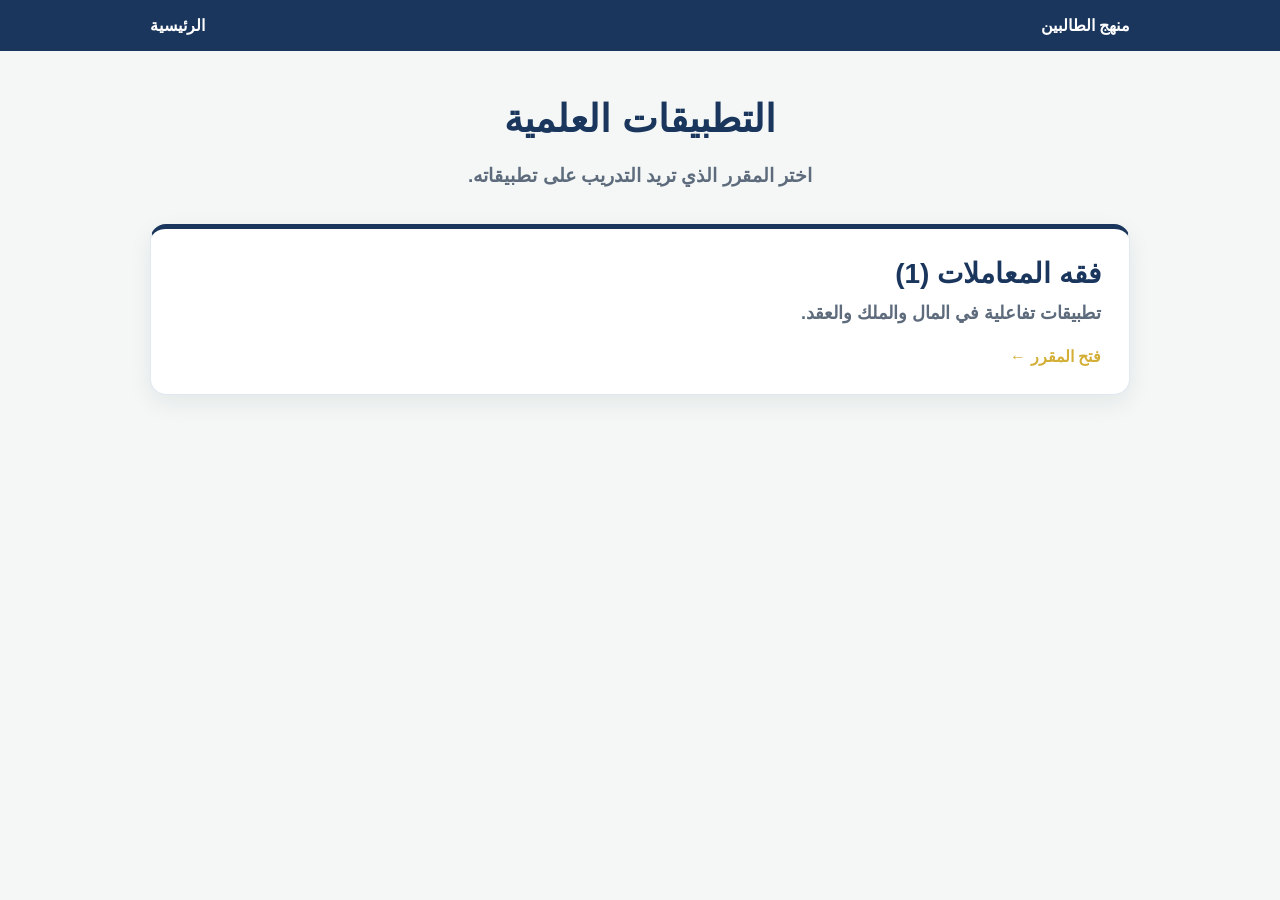
<file: applications/index.html>
<!doctype html><html lang="ar" dir="rtl"><head><meta charset="utf-8"><meta name="viewport" content="width=device-width,initial-scale=1"><title>التطبيقات العلمية | منهج الطالبين</title><style>
body{font-family:'Sakkal Majalla','Traditional Arabic','Noto Naskh Arabic','Segoe UI',Tahoma,Arial,sans-serif;font-weight:700;background:#f4f7f6;margin:0;color:#1f2937;direction:rtl}.top{background:#1a365d;color:white;padding:16px 20px}.top div{max-width:980px;margin:auto;display:flex;justify-content:space-between}.top a{color:white;text-decoration:none;font-weight:700}.page{max-width:980px;margin:auto;padding:46px 18px}.hero{text-align:center;margin-bottom:32px}.hero h1{color:#1a365d;font-size:38px;margin:0 0 8px;font-weight:800}.hero p{color:#5d6b7c;line-height:1.7;font-size:19px;font-weight:700}.grid{display:grid;grid-template-columns:repeat(auto-fit,minmax(240px,1fr));gap:20px}.card{display:block;background:white;padding:28px;border-radius:16px;border:1px solid #e2e8f0;border-top:5px solid #1a365d;box-shadow:0 8px 24px rgba(15,23,42,.07);text-decoration:none;color:#1f2937;transition:.14s}.card:hover{transform:translateY(-3px);border-top-color:#d4af37}.card h2{color:#1a365d;margin:0 0 8px;font-size:28px;font-weight:800}.card p{margin:0;color:#5d6b7c;line-height:1.7;font-size:18px;font-weight:700}.go{color:#d4af37;font-weight:800;margin-top:18px}</style></head><body><header class="top"><div><a href="../index.html">منهج الطالبين</a><a href="../index.html">الرئيسية</a></div></header><main class="page"><section class="hero"><h1>التطبيقات العلمية</h1><p>اختر المقرر الذي تريد التدريب على تطبيقاته.</p></section><div class="grid"><a class="card" href="muamalat1/index.html"><h2>فقه المعاملات (1)</h2><p>تطبيقات تفاعلية في المال والملك والعقد.</p><div class="go">فتح المقرر ←</div></a></div></main></body></html>
</file>
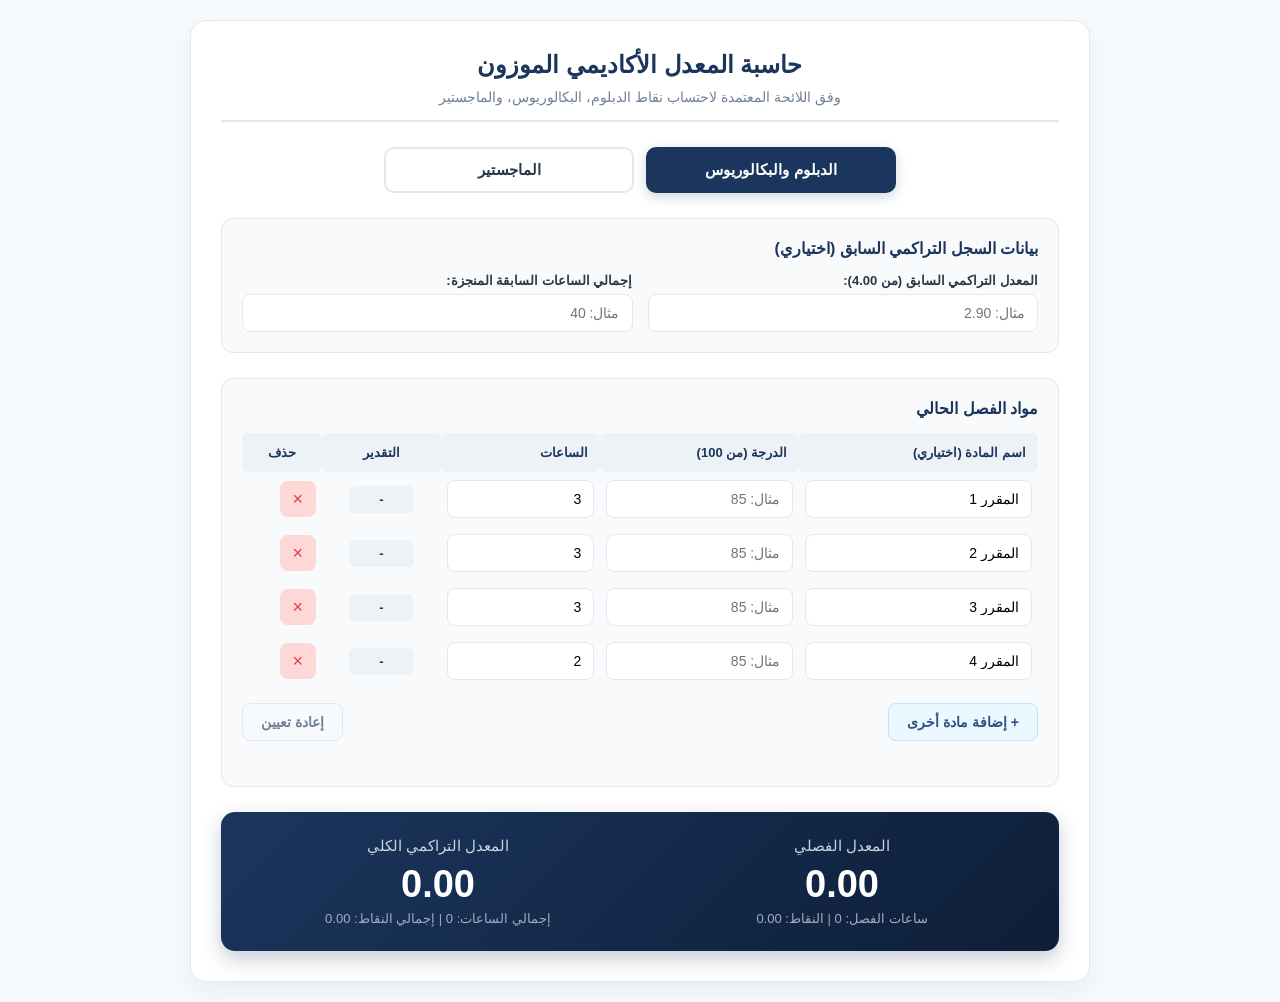
<file: gpa/index.html>
<!DOCTYPE html>
<html lang="ar" dir="rtl">
<head>
  <meta charset="UTF-8">
  <meta name="viewport" content="width=device-width, initial-scale=1.0">
  <title>حاسبة المعدل الأكاديمي الموزون</title>
  <style>
    :root {
      --primary: #1b365d;
      --primary-light: #2c5282;
      --accent: #c5a059;
      --bg: #f7fafc;
      --card-bg: #ffffff;
      --border: #e2e8f0;
      --text: #2d3748;
      --text-muted: #718096;
      --danger: #e53e3e;
      --success: #38a169;
    }

    * {
      box-sizing: border-box;
      font-family: 'Segoe UI', Tahoma, Geneva, Verdana, sans-serif;
    }

    body {
      background-color: var(--bg);
      color: var(--text);
      margin: 0;
      padding: 20px;
      display: flex;
      justify-content: center;
    }

    .container {
      width: 100%;
      max-width: 900px;
      background: var(--card-bg);
      border-radius: 16px;
      box-shadow: 0 10px 25px rgba(0,0,0,0.05);
      padding: 30px;
      border: 1px solid var(--border);
    }

    .header {
      text-align: center;
      margin-bottom: 25px;
      border-bottom: 2px solid var(--border);
      padding-bottom: 15px;
    }

    .header h1 {
      color: var(--primary);
      margin: 0 0 10px 0;
      font-size: 24px;
    }

    .header p {
      color: var(--text-muted);
      margin: 0;
      font-size: 14px;
    }

    /* أزرار اختيار البرنامج */
    .program-selector {
      display: flex;
      gap: 12px;
      margin-bottom: 25px;
      justify-content: center;
    }

    .program-btn {
      flex: 1;
      max-width: 250px;
      padding: 12px 20px;
      border: 2px solid var(--border);
      background: #fff;
      color: var(--text);
      border-radius: 10px;
      font-size: 15px;
      font-weight: bold;
      cursor: pointer;
      transition: all 0.2s ease;
      text-align: center;
    }

    .program-btn.active {
      border-color: var(--primary);
      background: var(--primary);
      color: #fff;
      box-shadow: 0 4px 12px rgba(27, 54, 93, 0.2);
    }

    /* بيانات الفصول السابقة */
    .section-card {
      background: #f8fafc;
      border: 1px solid var(--border);
      border-radius: 12px;
      padding: 20px;
      margin-bottom: 25px;
    }

    .section-title {
      font-size: 16px;
      font-weight: bold;
      color: var(--primary);
      margin-bottom: 15px;
      display: flex;
      align-items: center;
      gap: 8px;
    }

    .grid-2 {
      display: grid;
      grid-template-columns: 1fr 1fr;
      gap: 15px;
    }

    .input-group {
      display: flex;
      flex-direction: column;
      gap: 6px;
    }

    label {
      font-size: 13px;
      font-weight: 600;
      color: var(--text);
    }

    input, select {
      padding: 10px 12px;
      border: 1px solid var(--border);
      border-radius: 8px;
      font-size: 14px;
      background: #fff;
      outline: none;
      transition: border-color 0.2s;
    }

    input:focus, select:focus {
      border-color: var(--primary-light);
    }

    /* جدول المواد */
    .courses-table {
      width: 100%;
      border-collapse: collapse;
      margin-bottom: 15px;
    }

    .courses-table th {
      background: #edf2f7;
      color: var(--primary);
      padding: 12px;
      font-size: 13px;
      text-align: right;
      border-radius: 6px;
    }

    .courses-table td {
      padding: 8px 6px;
      vertical-align: middle;
    }

    .courses-table input {
      width: 100%;
    }

    .grade-badge {
      display: inline-block;
      padding: 6px 12px;
      border-radius: 6px;
      background: #edf2f7;
      font-weight: bold;
      font-size: 13px;
      color: var(--primary);
      min-width: 65px;
      text-align: center;
    }

    .delete-btn {
      background: #fed7d7;
      color: var(--danger);
      border: none;
      border-radius: 8px;
      width: 36px;
      height: 36px;
      font-size: 18px;
      cursor: pointer;
      display: flex;
      align-items: center;
      justify-content: center;
      transition: background 0.2s;
    }

    .delete-btn:hover {
      background: #feb2b2;
    }

    .table-actions {
      display: flex;
      justify-content: space-between;
      margin-bottom: 25px;
    }

    .action-btn {
      padding: 10px 18px;
      border-radius: 8px;
      font-size: 14px;
      font-weight: 600;
      cursor: pointer;
      border: none;
      transition: all 0.2s;
    }

    .btn-add {
      background: #ebf8ff;
      color: var(--primary-light);
      border: 1px solid #bee3f8;
    }

    .btn-add:hover {
      background: #bee3f8;
    }

    .btn-reset {
      background: #f7fafc;
      color: var(--text-muted);
      border: 1px solid var(--border);
    }

    .btn-reset:hover {
      background: #edf2f7;
    }

    /* كرت النتائج */
    .results-card {
      background: linear-gradient(135deg, var(--primary) 0%, #0d1e38 100%);
      color: #fff;
      border-radius: 14px;
      padding: 25px;
      display: grid;
      grid-template-columns: 1fr 1fr;
      gap: 20px;
      text-align: center;
      box-shadow: 0 8px 20px rgba(27, 54, 93, 0.25);
    }

    .result-box h3 {
      margin: 0 0 8px 0;
      font-size: 15px;
      color: #cbd5e0;
      font-weight: normal;
    }

    .result-box .gpa-val {
      font-size: 38px;
      font-weight: 800;
      color: #fff;
      margin: 0 0 5px 0;
      font-family: 'Arial', sans-serif;
    }

    .result-box .sub-info {
      font-size: 13px;
      color: #a0aec0;
    }

    @media (max-width: 650px) {
      .grid-2 { grid-template-columns: 1fr; }
      .results-card { grid-template-columns: 1fr; }
      .courses-table th:first-child, .courses-table td:first-child { display: none; }
    }
  </style>
</head>
<body>

  <div class="container">
    <div class="header">
      <h1>حاسبة المعدل الأكاديمي الموزون</h1>
      <p>وفق اللائحة المعتمدة لاحتساب نقاط الدبلوم، البكالوريوس، والماجستير</p>
    </div>

    <!-- اختيار البرنامج -->
    <div class="program-selector">
      <button class="program-btn active" id="btn-ug" onclick="setProgram('UG')">الدبلوم والبكالوريوس</button>
      <button class="program-btn" id="btn-pg" onclick="setProgram('PG')">الماجستير</button>
    </div>

    <!-- السجل التراكمي السابق (اختياري) -->
    <div class="section-card">
      <div class="section-title">بيانات السجل التراكمي السابق (اختياري)</div>
      <div class="grid-2">
        <div class="input-group">
          <label>المعدل التراكمي السابق (من 4.00):</label>
          <input type="number" id="prev-gpa" step="0.01" min="0" max="4" placeholder="مثال: 2.90" oninput="calculate()">
        </div>
        <div class="input-group">
          <label>إجمالي الساعات السابقة المنجزة:</label>
          <input type="number" id="prev-hours" step="1" min="0" placeholder="مثال: 40" oninput="calculate()">
        </div>
      </div>
    </div>

    <!-- جدول مواد الفصل الحالي -->
    <div class="section-card">
      <div class="section-title">مواد الفصل الحالي</div>
      <table class="courses-table">
        <thead>
          <tr>
            <th style="width: 30%;">اسم المادة (اختياري)</th>
            <th style="width: 25%;">الدرجة (من 100)</th>
            <th style="width: 20%;">الساعات</th>
            <th style="width: 15%; text-align: center;">التقدير</th>
            <th style="width: 10%; text-align: center;">حذف</th>
          </tr>
        </thead>
        <tbody id="courses-body">
          <!-- تضاف الصفوف برمجياً -->
        </tbody>
      </table>

      <div class="table-actions">
        <button class="action-btn btn-add" onclick="addRow()">+ إضافة مادة أخرى</button>
        <button class="action-btn btn-reset" onclick="resetAll()">إعادة تعيين</button>
      </div>
    </div>

    <!-- شاشة إظهار النتائج -->
    <div class="results-card">
      <div class="result-box">
        <h3>المعدل الفصلي</h3>
        <div class="gpa-val" id="res-term-gpa">0.00</div>
        <div class="sub-info">ساعات الفصل: <span id="res-term-hours">0</span> | النقاط: <span id="res-term-points">0.00</span></div>
      </div>
      <div class="result-box">
        <h3>المعدل التراكمي الكلي</h3>
        <div class="gpa-val" id="res-cum-gpa">0.00</div>
        <div class="sub-info">إجمالي الساعات: <span id="res-total-hours">0</span> | إجمالي النقاط: <span id="res-total-points">0.00</span></div>
      </div>
    </div>
  </div>

  <script>
    let currentProgram = 'UG'; // 'UG' للبكالوريوس والدبلوم، 'PG' للماجستير

    // سلم الدرجات والنقاط وفق الجدول الرسمي
    function getGradeDetails(score, program) {
      if (score === '' || isNaN(score) || score === null) {
        return { grade: '-', points: null };
      }
      let s = parseFloat(score);

      if (program === 'UG') {
        if (s >= 95 && s <= 100) return { grade: 'أ', points: 4.00 };
        if (s >= 90 && s < 95)   return { grade: 'أ-', points: 3.70 };
        if (s >= 87 && s < 90)   return { grade: 'ب+', points: 3.30 };
        if (s >= 83 && s < 87)   return { grade: 'ب', points: 3.00 };
        if (s >= 80 && s < 83)   return { grade: 'ب-', points: 2.70 };
        if (s >= 77 && s < 80)   return { grade: 'ج+', points: 2.30 };
        if (s >= 73 && s < 77)   return { grade: 'ج', points: 2.00 };
        if (s >= 70 && s < 73)   return { grade: 'ج-', points: 1.70 };
        if (s >= 65 && s < 70)   return { grade: 'د+', points: 1.30 };
        if (s >= 60 && s < 65)   return { grade: 'د', points: 1.00 };
        return { grade: 'هـ', points: 0.00 };
      } else {
        // برنامج الماجستير
        if (s >= 95 && s <= 100) return { grade: 'أ', points: 4.00 };
        if (s >= 90 && s < 95)   return { grade: 'أ-', points: 3.70 };
        if (s >= 87 && s < 90)   return { grade: 'ب+', points: 3.30 };
        if (s >= 83 && s < 87)   return { grade: 'ب', points: 3.00 };
        if (s >= 80 && s < 83)   return { grade: 'ب-', points: 2.70 };
        if (s >= 75 && s < 80)   return { grade: 'ج+', points: 2.30 };
        if (s >= 70 && s < 75)   return { grade: 'ج', points: 2.00 };
        return { grade: 'هـ', points: 0.00 };
      }
    }

    function setProgram(p) {
      currentProgram = p;
      document.getElementById('btn-ug').classList.toggle('active', p === 'UG');
      document.getElementById('btn-pg').classList.toggle('active', p === 'PG');
      calculate();
    }

    function addRow(name = '', score = '', hours = '3') {
      const tbody = document.getElementById('courses-body');
      const tr = document.createElement('tr');
      tr.className = 'course-row';
      tr.innerHTML = `
        <td><input type="text" placeholder="اسم المقرر (اختياري)" value="${name}"></td>
        <td><input type="number" class="c-score" min="0" max="100" placeholder="مثال: 85" value="${score}" oninput="calculate()"></td>
        <td><input type="number" class="c-hours" min="1" max="12" placeholder="الساعات" value="${hours}" oninput="calculate()"></td>
        <td style="text-align: center;"><span class="grade-badge c-badge">-</span></td>
        <td style="text-align: center;"><button class="delete-btn" onclick="removeRow(this)">×</button></td>
      `;
      tbody.appendChild(tr);
      calculate();
    }

    function removeRow(btn) {
      const rows = document.querySelectorAll('.course-row');
      if (rows.length > 1) {
        btn.closest('tr').remove();
        calculate();
      }
    }

    function resetAll() {
      document.getElementById('prev-gpa').value = '';
      document.getElementById('prev-hours').value = '';
      document.getElementById('courses-body').innerHTML = '';
      // إضافة 4 مواد افتراضية
      addRow('المقرر 1', '', '3');
      addRow('المقرر 2', '', '3');
      addRow('المقرر 3', '', '3');
      addRow('المقرر 4', '', '2');
      calculate();
    }

    function calculate() {
      const rows = document.querySelectorAll('.course-row');
      let termHours = 0;
      let termPoints = 0;

      rows.forEach(row => {
        const scoreInput = row.querySelector('.c-score').value;
        const hoursInput = parseFloat(row.querySelector('.c-hours').value) || 0;
        const badge = row.querySelector('.c-badge');

        const details = getGradeDetails(scoreInput, currentProgram);

        if (details.points !== null && hoursInput > 0) {
          badge.textContent = `${details.grade} (${details.points.toFixed(2)})`;
          termHours += hoursInput;
          termPoints += (details.points * hoursInput);
        } else {
          badge.textContent = details.grade !== '-' ? details.grade : '-';
        }
      });

      // احتساب المعدل الفصلي
      let termGPA = termHours > 0 ? (termPoints / termHours) : 0;
      document.getElementById('res-term-gpa').textContent = termGPA.toFixed(2);
      document.getElementById('res-term-hours').textContent = termHours;
      document.getElementById('res-term-points').textContent = termPoints.toFixed(2);

      // احتساب التراكمي
      const prevGPA = parseFloat(document.getElementById('prev-gpa').value);
      const prevHours = parseFloat(document.getElementById('prev-hours').value);

      let totalHours = termHours;
      let totalPoints = termPoints;

      if (!isNaN(prevGPA) && !isNaN(prevHours) && prevHours > 0) {
        totalHours += prevHours;
        totalPoints += (prevGPA * prevHours);
      }

      let cumGPA = totalHours > 0 ? (totalPoints / totalHours) : 0;
      document.getElementById('res-cum-gpa').textContent = cumGPA.toFixed(2);
      document.getElementById('res-total-hours').textContent = totalHours;
      document.getElementById('res-total-points').textContent = totalPoints.toFixed(2);
    }

    // تشغيل افتراضي بـ 4 صفوف
    window.onload = () => {
      resetAll();
    };
  </script>
</body>
</html>
</file>
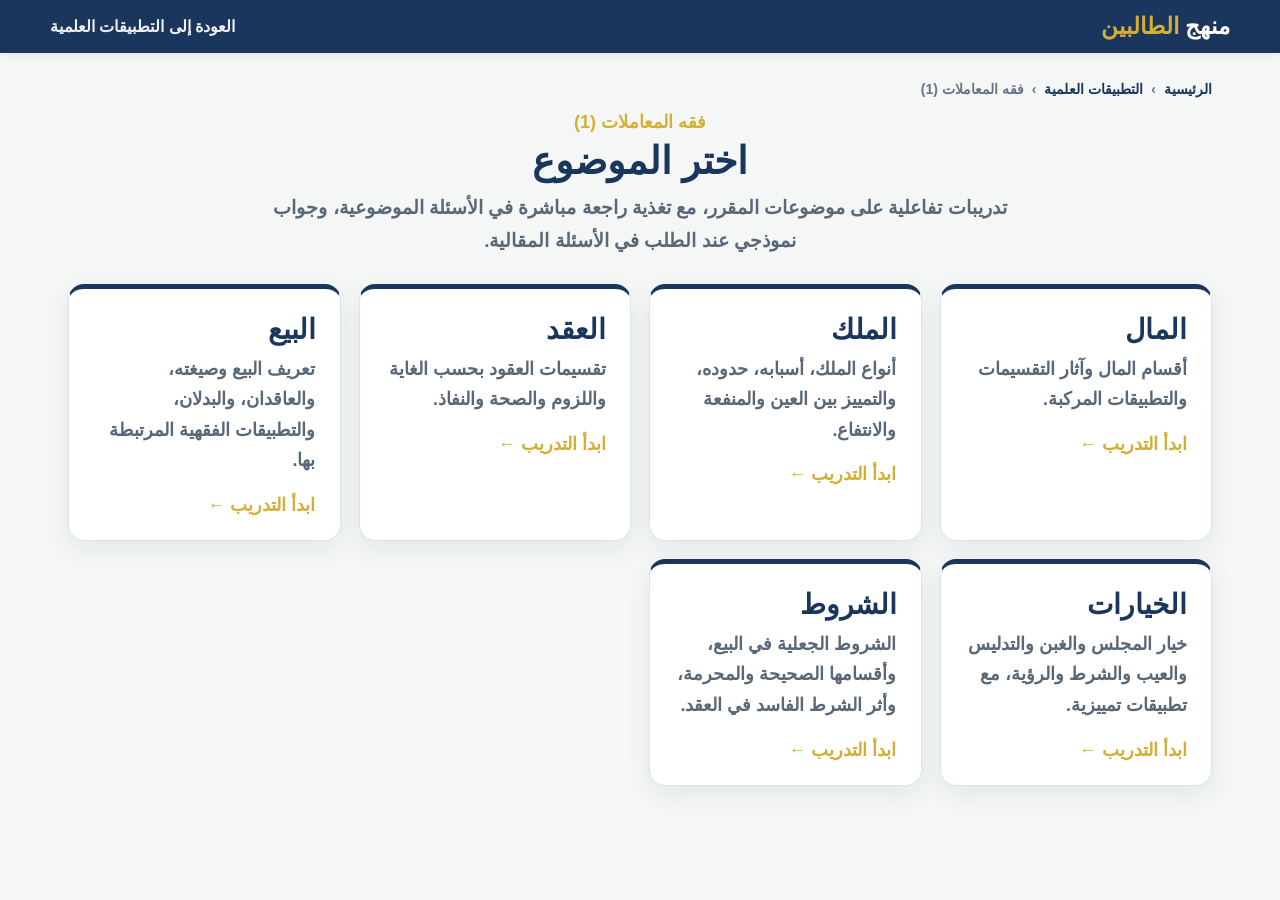
<file: applications/muamalat1/index.html>
<!doctype html><html lang="ar" dir="rtl"><head><meta charset="utf-8"><meta name="viewport" content="width=device-width,initial-scale=1"><title>فقه المعاملات (1) | منهج الطالبين</title><link rel="stylesheet" href="styles.css"></head><body>
<header class="topbar"><div class="topbar-inner"><a class="brand" href="../../index.html">منهج <span>الطالبين</span></a><a class="back-link" href="../index.html">العودة إلى التطبيقات العلمية</a></div></header>
<main class="page"><div class="breadcrumb"><a href="../../index.html">الرئيسية</a><span>›</span><a href="../index.html">التطبيقات العلمية</a><span>›</span><span>فقه المعاملات (1)</span></div>
<section class="hero"><div class="eyebrow">فقه المعاملات (1)</div><h1>اختر الموضوع</h1><p>تدريبات تفاعلية على موضوعات المقرر، مع تغذية راجعة مباشرة في الأسئلة الموضوعية، وجواب نموذجي عند الطلب في الأسئلة المقالية.</p></section>
<div class="cards"><a class="card-link" href="activities.html?topic=money"><h2>المال</h2><p>أقسام المال وآثار التقسيمات والتطبيقات المركبة.</p><div class="arrow">ابدأ التدريب ←</div></a><a class="card-link" href="activities.html?topic=ownership"><h2>الملك</h2><p>أنواع الملك، أسبابه، حدوده، والتمييز بين العين والمنفعة والانتفاع.</p><div class="arrow">ابدأ التدريب ←</div></a><a class="card-link" href="activities.html?topic=contract"><h2>العقد</h2><p>تقسيمات العقود بحسب الغاية واللزوم والصحة والنفاذ.</p><div class="arrow">ابدأ التدريب ←</div></a><a class="card-link" href="activities.html?topic=sale"><h2>البيع</h2><p>تعريف البيع وصيغته، والعاقدان، والبدلان، والتطبيقات الفقهية المرتبطة بها.</p><div class="arrow">ابدأ التدريب ←</div></a><a class="card-link" href="activities.html?topic=options"><h2>الخيارات</h2><p>خيار المجلس والغبن والتدليس والعيب والشرط والرؤية، مع تطبيقات تمييزية.</p><div class="arrow">ابدأ التدريب ←</div></a><a class="card-link" href="activities.html?topic=conditions"><h2>الشروط</h2><p>الشروط الجعلية في البيع، وأقسامها الصحيحة والمحرمة، وأثر الشرط الفاسد في العقد.</p><div class="arrow">ابدأ التدريب ←</div></a></div></main></body></html>
</file>
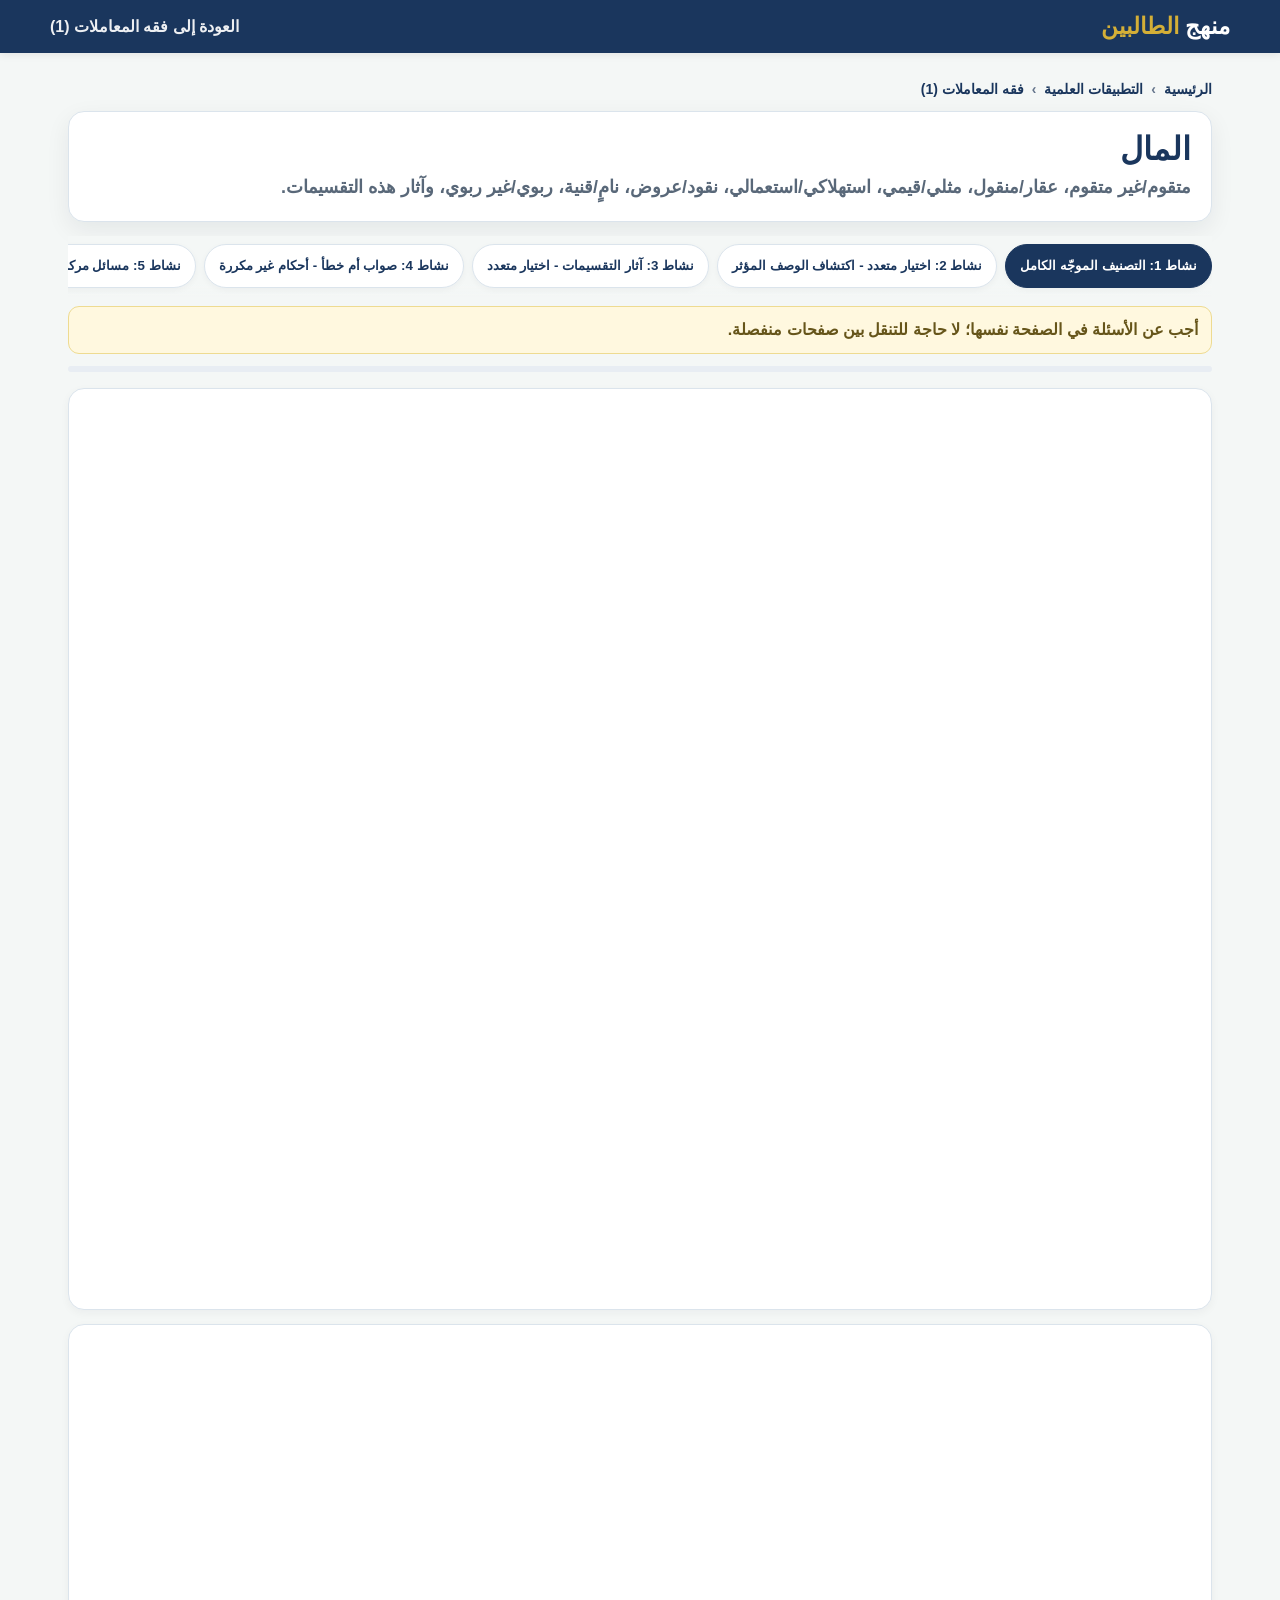
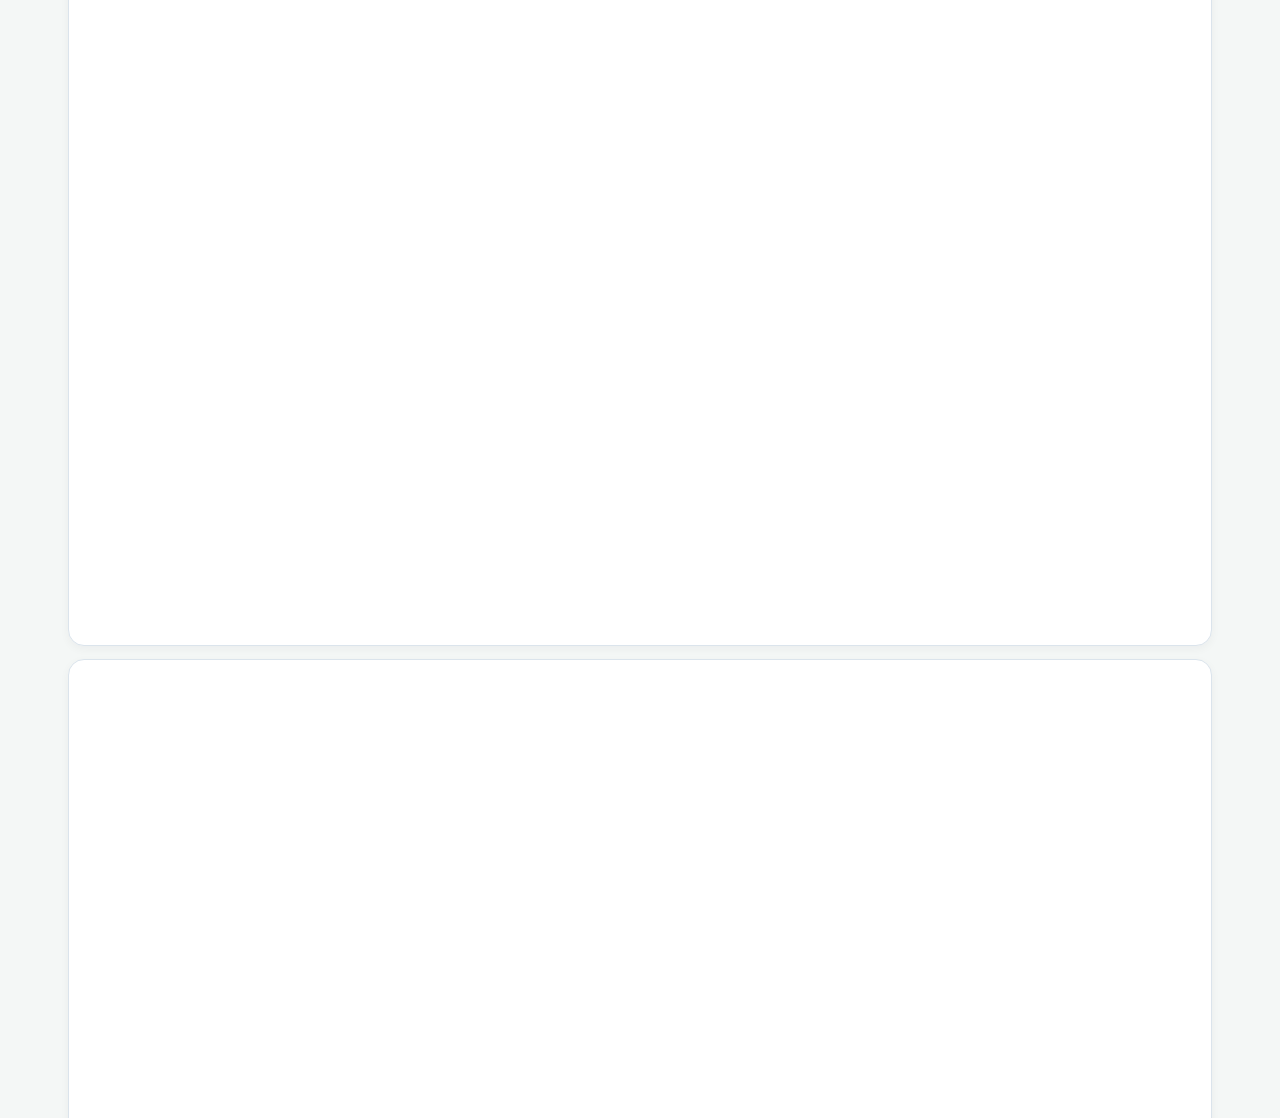
<file: applications/muamalat1/activities.html>
<!doctype html><html lang="ar" dir="rtl"><head><meta charset="utf-8"><meta name="viewport" content="width=device-width,initial-scale=1"><title>الأنشطة | منهج الطالبين</title><link rel="stylesheet" href="styles.css"></head><body>
<header class="topbar"><div class="topbar-inner"><a class="brand" href="../../index.html">منهج <span>الطالبين</span></a><a class="back-link" href="index.html">العودة إلى فقه المعاملات (1)</a></div></header>
<main class="page"><div class="breadcrumb"><a href="../../index.html">الرئيسية</a><span>›</span><a href="../index.html">التطبيقات العلمية</a><span>›</span><a href="index.html">فقه المعاملات (1)</a></div>
<section class="lesson-head"><h1 id="lessonTitle"></h1><p id="lessonDesc"></p></section>
<div id="activityTabs" class="activity-tabs"></div><div id="activityIntro" class="activity-intro"></div><div class="progress"><span id="progressBar"></span></div><section id="questionArea" class="question-wrap"></section><p class="footer-note">الأسئلة المقالية للمقارنة الذاتية؛ لا يصدر الموقع حكمًا آليًا على إجابة الطالب.</p></main>
<script src="money.js"></script><script src="ownership.js"></script><script src="contract.js"></script><script src="sale.js"></script><script src="options.js"></script><script src="conditions.js"></script><script src="app.js"></script></body></html>
</file>
<file: applications/muamalat1/styles.css>
:root{
  --navy:#1a365d;
  --navy-2:#27496f;
  --gold:#d4af37;
  --bg:#f4f7f6;
  --card:#fff;
  --text:#1f2937;
  --muted:#64748b;
  --line:#dbe4ec;
  --ok:#137333;
  --ok-bg:#eaf7ee;
  --bad:#b42318;
  --bad-bg:#fff0ee;
  --soft:#f8fafc;
  --shadow:0 8px 24px rgba(15,23,42,.07);
}
*{box-sizing:border-box}
button,input,select,textarea{font-family:inherit;font-weight:700}
button{min-height:44px}
html{scroll-behavior:smooth}
body{margin:0;font-family:"Sakkal Majalla","Traditional Arabic","Noto Naskh Arabic","Segoe UI",Tahoma,Arial,sans-serif;font-weight:700;font-size:18px;background:var(--bg);color:var(--text);direction:rtl;-webkit-font-smoothing:antialiased;text-rendering:optimizeLegibility}
a{color:inherit}
.topbar{background:var(--navy);color:#fff;padding:13px 20px;box-shadow:0 2px 8px rgba(0,0,0,.08)}
.topbar-inner{max-width:1180px;margin:auto;display:flex;align-items:center;justify-content:space-between;gap:16px}
.brand{font-weight:800;font-size:23px;text-decoration:none}.brand span{color:var(--gold)}
.back-link{font-size:16px;color:#fff;text-decoration:none;opacity:.92}.back-link:hover{opacity:1}
.page{max-width:1180px;margin:0 auto;padding:28px 18px 56px}
.hero{text-align:center;margin-bottom:26px}.eyebrow{color:var(--gold);font-weight:800;margin-bottom:6px}.hero h1{margin:0;color:var(--navy);font-size:38px;font-weight:800}.hero p{margin:8px auto 0;color:#596879;max-width:780px;line-height:1.75;font-size:19px;font-weight:700}
.cards{display:grid;grid-template-columns:repeat(auto-fit,minmax(220px,1fr));gap:18px}
.card-link{display:block;background:var(--card);border:1px solid var(--line);border-top:5px solid var(--navy);border-radius:16px;padding:24px;text-decoration:none;box-shadow:var(--shadow);transition:.12s transform,.12s border-color}
.card-link:hover{transform:translateY(-4px);border-top-color:var(--gold)}
.card-link h2,.card-link h3{color:var(--navy);margin:0 0 8px;font-size:28px;font-weight:800}
.card-link p{color:#596879;line-height:1.7;margin:0;font-size:18px;font-weight:700}
.arrow{margin-top:18px;color:var(--gold);font-weight:800}
.breadcrumb{display:flex;gap:8px;flex-wrap:wrap;color:var(--muted);font-size:14px;margin-bottom:14px}
.breadcrumb a{text-decoration:none;color:var(--navy)}
.lesson-head{background:#fff;border:1px solid var(--line);border-radius:16px;padding:18px 20px;box-shadow:var(--shadow);margin-bottom:14px}
.lesson-head h1{margin:0 0 5px;color:var(--navy);font-size:32px;font-weight:800}
.lesson-head p{margin:0;color:#596879;line-height:1.65;font-size:18px;font-weight:700}
.activity-tabs{
  display:flex;
  gap:8px;
  overflow:auto;
  padding:8px 0 10px;
  margin-bottom:8px;
  scrollbar-width:thin;
  position:sticky;
  top:0;
  z-index:5;
  background:linear-gradient(var(--bg) 78%,rgba(244,247,246,0));
}
.activity-tab{
  white-space:nowrap;
  border:1px solid var(--line);
  background:#fff;
  border-radius:999px;
  padding:9px 14px;
  cursor:pointer;
  color:var(--navy);
  font-weight:700;
  box-shadow:0 2px 6px rgba(15,23,42,.04);
}
.activity-tab.active{background:var(--navy);color:#fff;border-color:var(--navy)}
.activity-intro{
  background:#fff8df;
  border:1px solid #eedb91;
  border-radius:11px;
  padding:10px 13px;
  margin:0 0 12px;
  color:#66551a;
  line-height:1.65;
  font-size:16px;
  font-weight:700;
}
.progress{height:6px;background:#e8edf3;border-radius:999px;overflow:hidden;margin-bottom:16px}
.progress>span{display:block;height:100%;background:var(--gold);transition:width .2s}
.question-wrap{
  background:transparent;
  border:0;
  border-radius:0;
  box-shadow:none;
  padding:0;
}
.question-list{display:grid;gap:14px}
.question-card{
  background:#fff;
  border:1px solid var(--line);
  border-radius:16px;
  padding:17px 18px;
  box-shadow:0 3px 10px rgba(15,23,42,.045);
  content-visibility:auto;
  contain-intrinsic-size:260px;
}
.question-card-head{
  display:flex;
  justify-content:space-between;
  gap:12px;
  align-items:flex-start;
  padding-bottom:11px;
  margin-bottom:12px;
  border-bottom:1px solid #edf1f5;
}
.q-meta{display:flex;align-items:center;gap:8px;flex-wrap:wrap;margin:0}
.q-number{font-weight:800;color:var(--navy);font-size:15px}
.q-kind{font-size:13px;background:#eef4fb;color:var(--navy);padding:5px 9px;border-radius:999px;font-weight:700}
.q-state{font-size:13px;color:#7c8796;background:#f1f5f9;border-radius:999px;padding:5px 9px;white-space:nowrap}
.q-state.done{color:var(--ok);background:var(--ok-bg)}
.question{font-size:18px;font-weight:800;line-height:1.75;margin:0 0 14px;color:#172033}
.question-body{min-width:0}
.options{
  display:grid;
  grid-template-columns:repeat(auto-fit,minmax(280px,1fr));
  gap:9px;
}
.option-btn{
  width:100%;
  text-align:right;
  border:1px solid #cbd5e1;
  background:#fff;
  border-radius:10px;
  padding:11px 13px;
  font-size:18px;
  line-height:1.55;
  cursor:pointer;
  transition:.1s ease;
}
.option-btn:hover:not(:disabled){border-color:var(--navy);background:#f8fbff}
.option-btn.correct{border-color:#78b98a;background:var(--ok-bg);color:var(--ok)}
.option-btn.wrong{border-color:#df8d86;background:var(--bad-bg);color:var(--bad)}
.option-btn:disabled{cursor:default}
.feedback{margin-top:10px;border-radius:10px;padding:10px 12px;line-height:1.65;display:none;font-size:16px;font-weight:700}
.feedback.show{display:block}.feedback.ok{background:var(--ok-bg);color:var(--ok)}.feedback.bad{background:var(--bad-bg);color:var(--bad)}
.multi-actions,.essay-actions,.match-actions{margin-top:11px;display:flex;gap:9px;flex-wrap:wrap}
.primary,.secondary{border:0;border-radius:9px;padding:9px 14px;font-weight:800;cursor:pointer}
.primary{background:var(--navy);color:#fff}
.secondary{background:#eef2f6;color:var(--navy);border:1px solid #d8e0e8}
.primary:disabled{opacity:.5;cursor:not-allowed}
.multi-option{
  display:flex;
  gap:9px;
  align-items:flex-start;
  border:1px solid #cbd5e1;
  background:#fff;
  border-radius:10px;
  padding:10px 12px;
  cursor:pointer;
  line-height:1.55;
}
.multi-option input{margin-top:5px;transform:scale(1.08)}
.multi-option.correct{border-color:#78b98a;background:var(--ok-bg)}
.multi-option.wrong{border-color:#df8d86;background:var(--bad-bg)}
.class-grid{
  display:grid;
  grid-template-columns:repeat(auto-fit,minmax(285px,1fr));
  gap:10px;
}
.facet{
  border:1px solid var(--line);
  border-radius:12px;
  padding:11px;
  background:var(--soft);
}
.facet-title{font-weight:800;color:var(--navy);margin-bottom:8px;font-size:18px}
.facet-options{display:grid;grid-template-columns:1fr 1fr;gap:7px}
.facet-btn{
  border:1px solid #cbd5e1;
  border-radius:9px;
  background:#fff;
  padding:9px 8px;
  cursor:pointer;
  font-weight:700;
  min-height:40px;
}
.facet-btn.correct{background:var(--ok-bg);border-color:#78b98a;color:var(--ok)}
.facet-btn.wrong{background:var(--bad-bg);border-color:#df8d86;color:var(--bad)}
.facet-note{font-size:15px;margin-top:7px;display:none;line-height:1.55}
.facet-note.show{display:block;color:var(--bad)}
.essay-box{
  width:100%;
  min-height:105px;
  border:1px solid #cbd5e1;
  border-radius:10px;
  padding:12px;
  font:inherit;
  line-height:1.7;
  resize:vertical;
}
.answer-model{display:none;margin-top:11px;background:#f3f7fb;border-right:4px solid var(--navy);padding:12px;border-radius:9px;line-height:1.75}
.answer-model.show{display:block}
.student-answer{display:none;margin-top:10px;padding:11px;background:#fff;border:1px dashed #b7c4d2;border-radius:9px;white-space:pre-wrap}
.student-answer.show{display:block}
.match-list{display:grid;gap:9px}
.match-row{
  display:grid;
  grid-template-columns:minmax(0,1.8fr) minmax(160px,1fr);
  gap:10px;
  align-items:center;
  border:1px solid var(--line);
  border-radius:10px;
  padding:10px;
  background:var(--soft);
}
.match-row select{width:100%;padding:9px;border:1px solid #cbd5e1;border-radius:8px;background:#fff;font:inherit}
.match-result{grid-column:1/-1;font-size:15px;display:none}
.match-result.show{display:block}.match-result.ok{color:var(--ok)}.match-result.bad{color:var(--bad)}
.nav-row,.nav-btn{display:none!important}
.footer-note{text-align:center;color:#6b7787;font-size:15px;font-weight:700;margin-top:22px}
@media(max-width:760px){
  .page{padding:22px 11px 44px}
  .lesson-head{padding:15px}
  .lesson-head h1{font-size:25px}
  .question-card{padding:14px 13px}
  .question{font-size:18px}
  .options{grid-template-columns:1fr}
  .class-grid{grid-template-columns:1fr}
  .match-row{grid-template-columns:1fr}
  .question-card-head{align-items:center}
}
@media(max-width:420px){
  .facet-options{grid-template-columns:1fr 1fr}
  .activity-tab{padding:8px 12px;font-size:13px}
  .q-state{display:none}
}

/* تحسين وضوح النقر والسرعة البصرية */
.activity-tab,.option-btn,.facet-btn,.primary,.secondary,.card-link{touch-action:manipulation}
.activity-tab:focus-visible,.option-btn:focus-visible,.facet-btn:focus-visible,.primary:focus-visible,.secondary:focus-visible,.card-link:focus-visible{outline:3px solid rgba(212,175,55,.45);outline-offset:2px}
@media (prefers-reduced-motion: reduce){
  *{scroll-behavior:auto!important;transition:none!important;animation:none!important}
}
</file>
